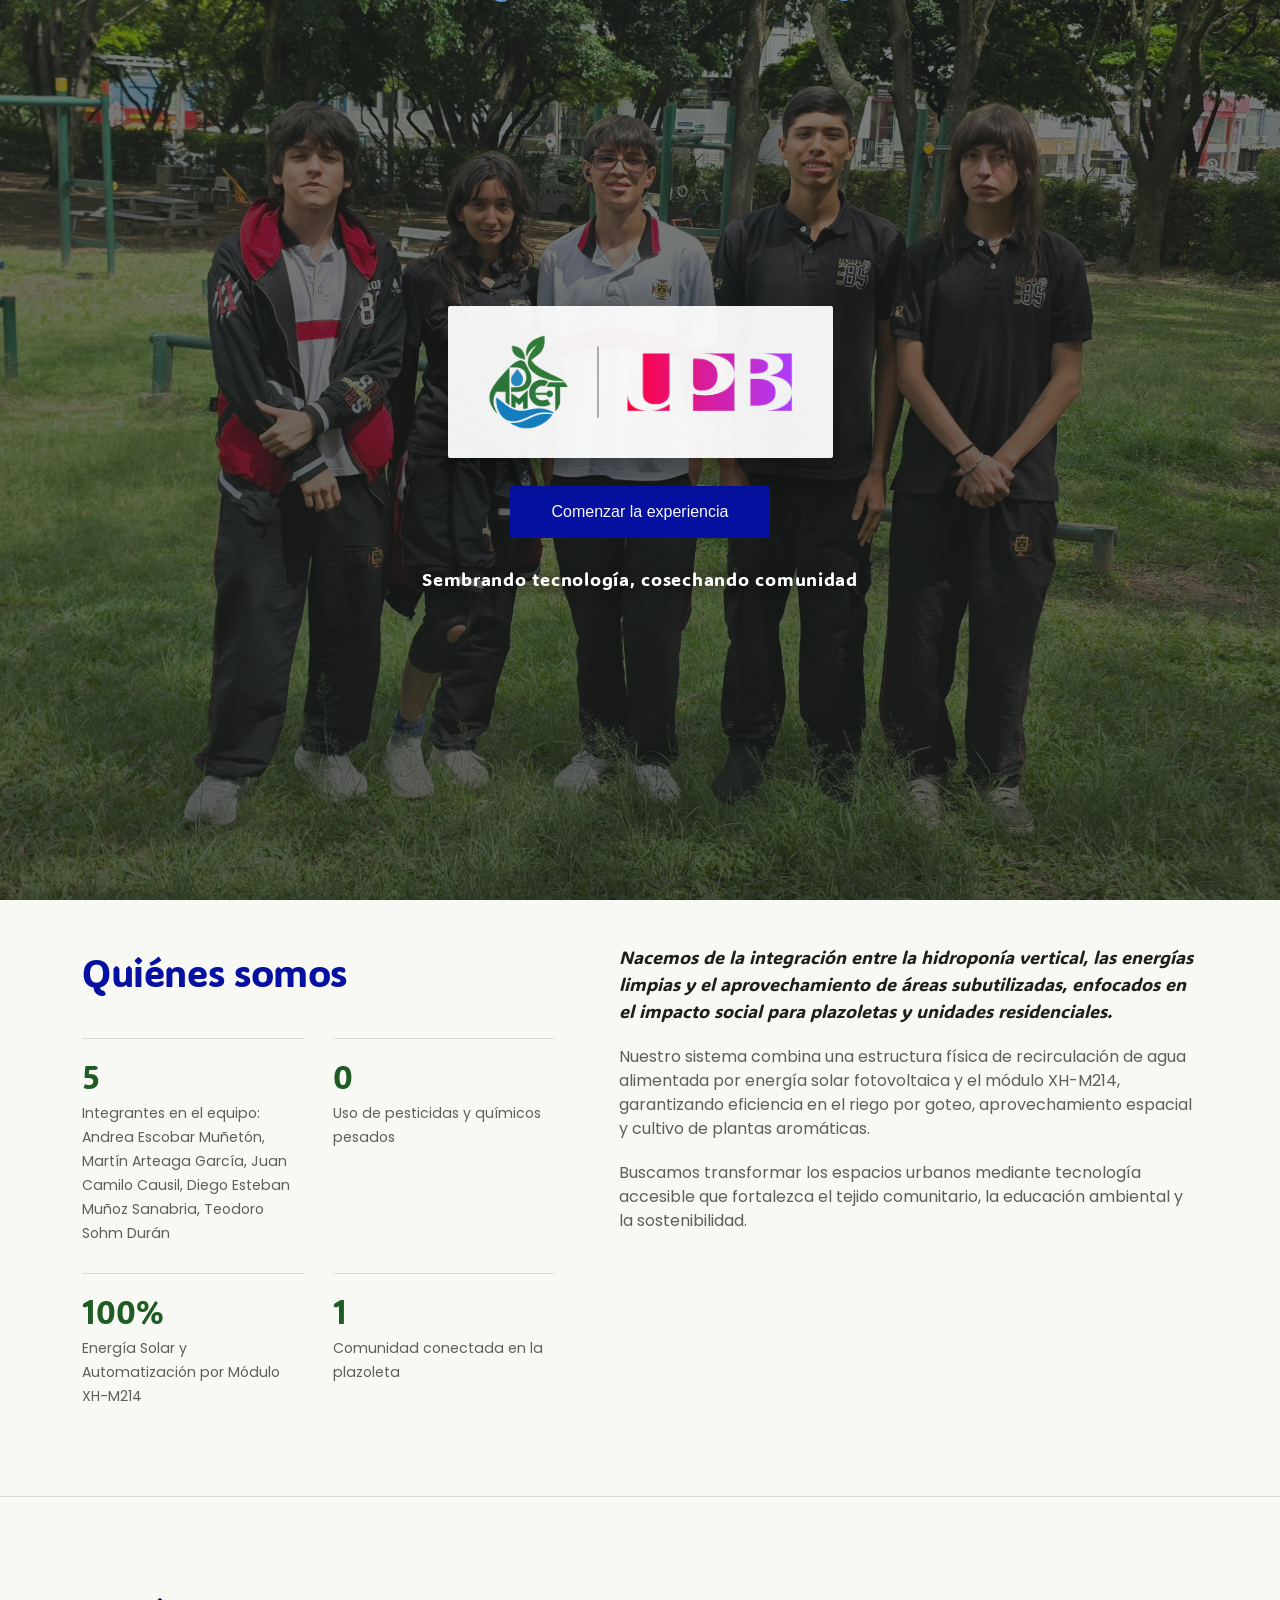
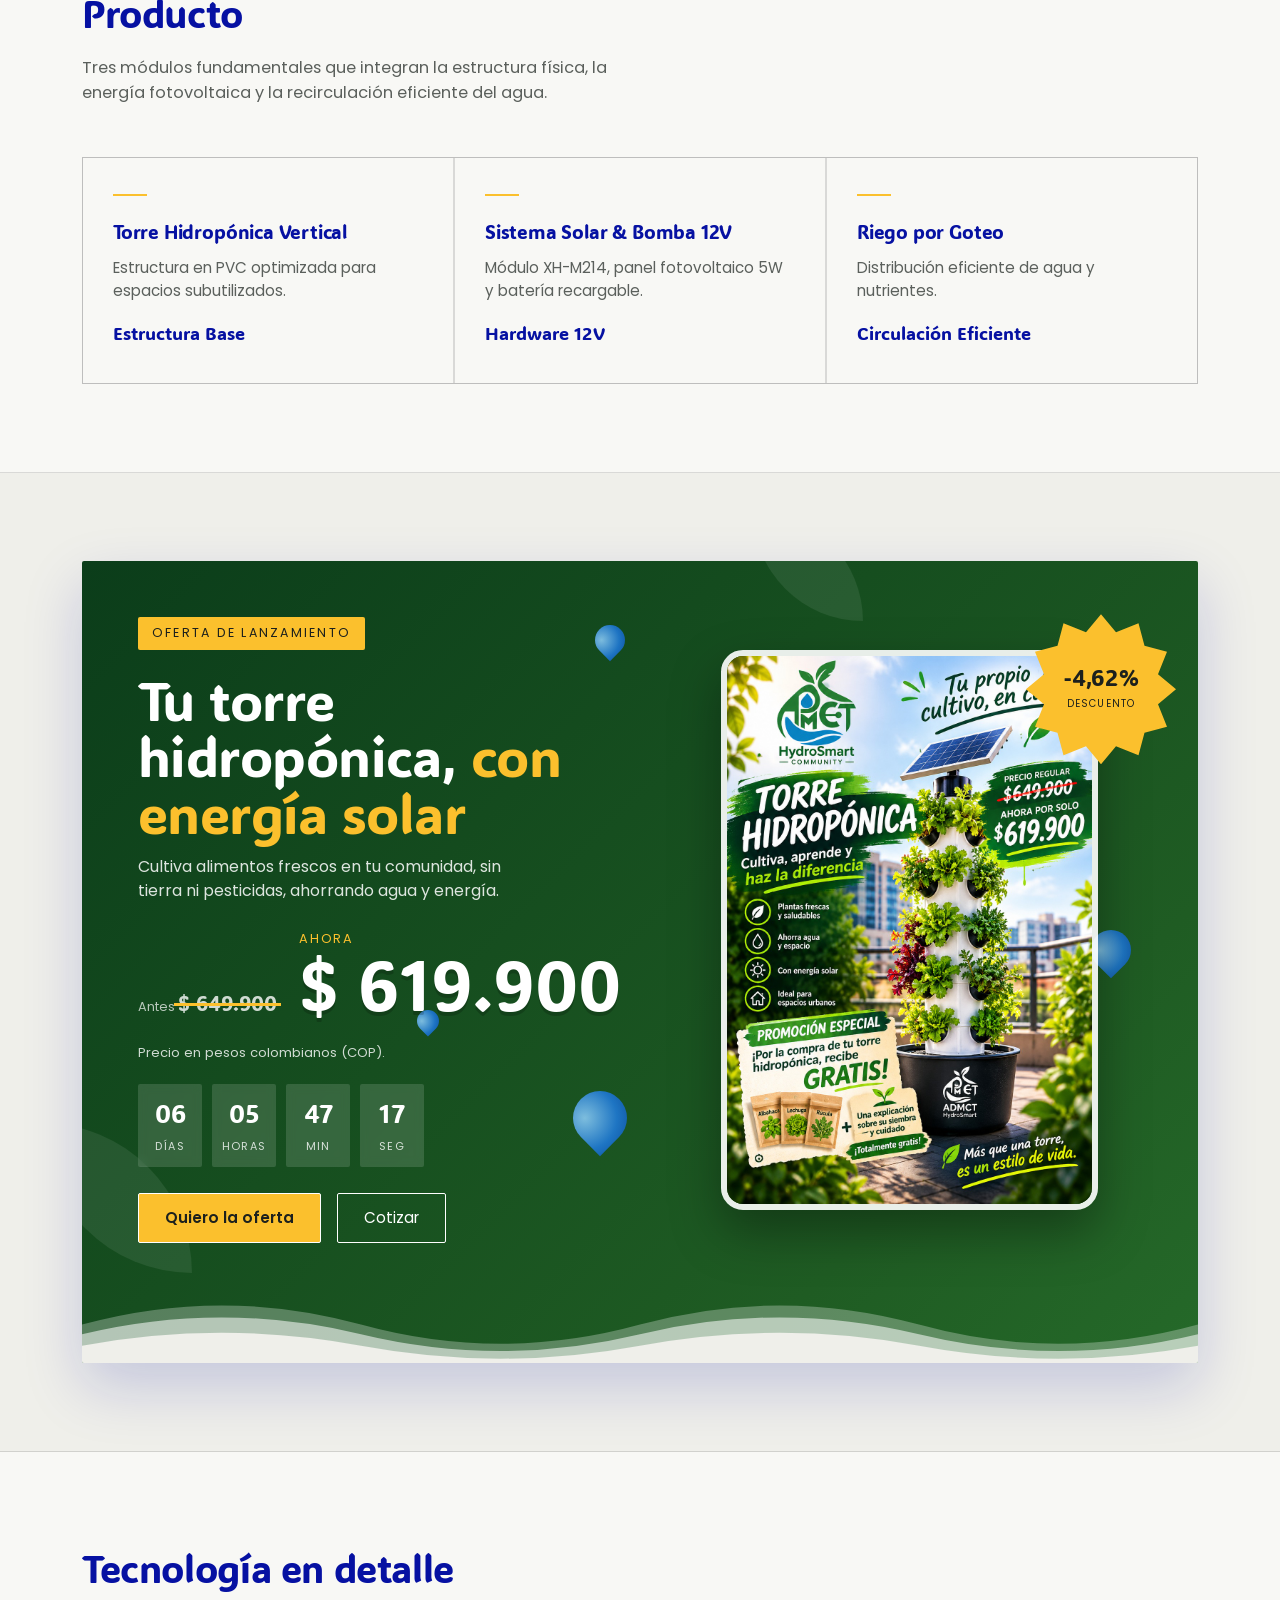
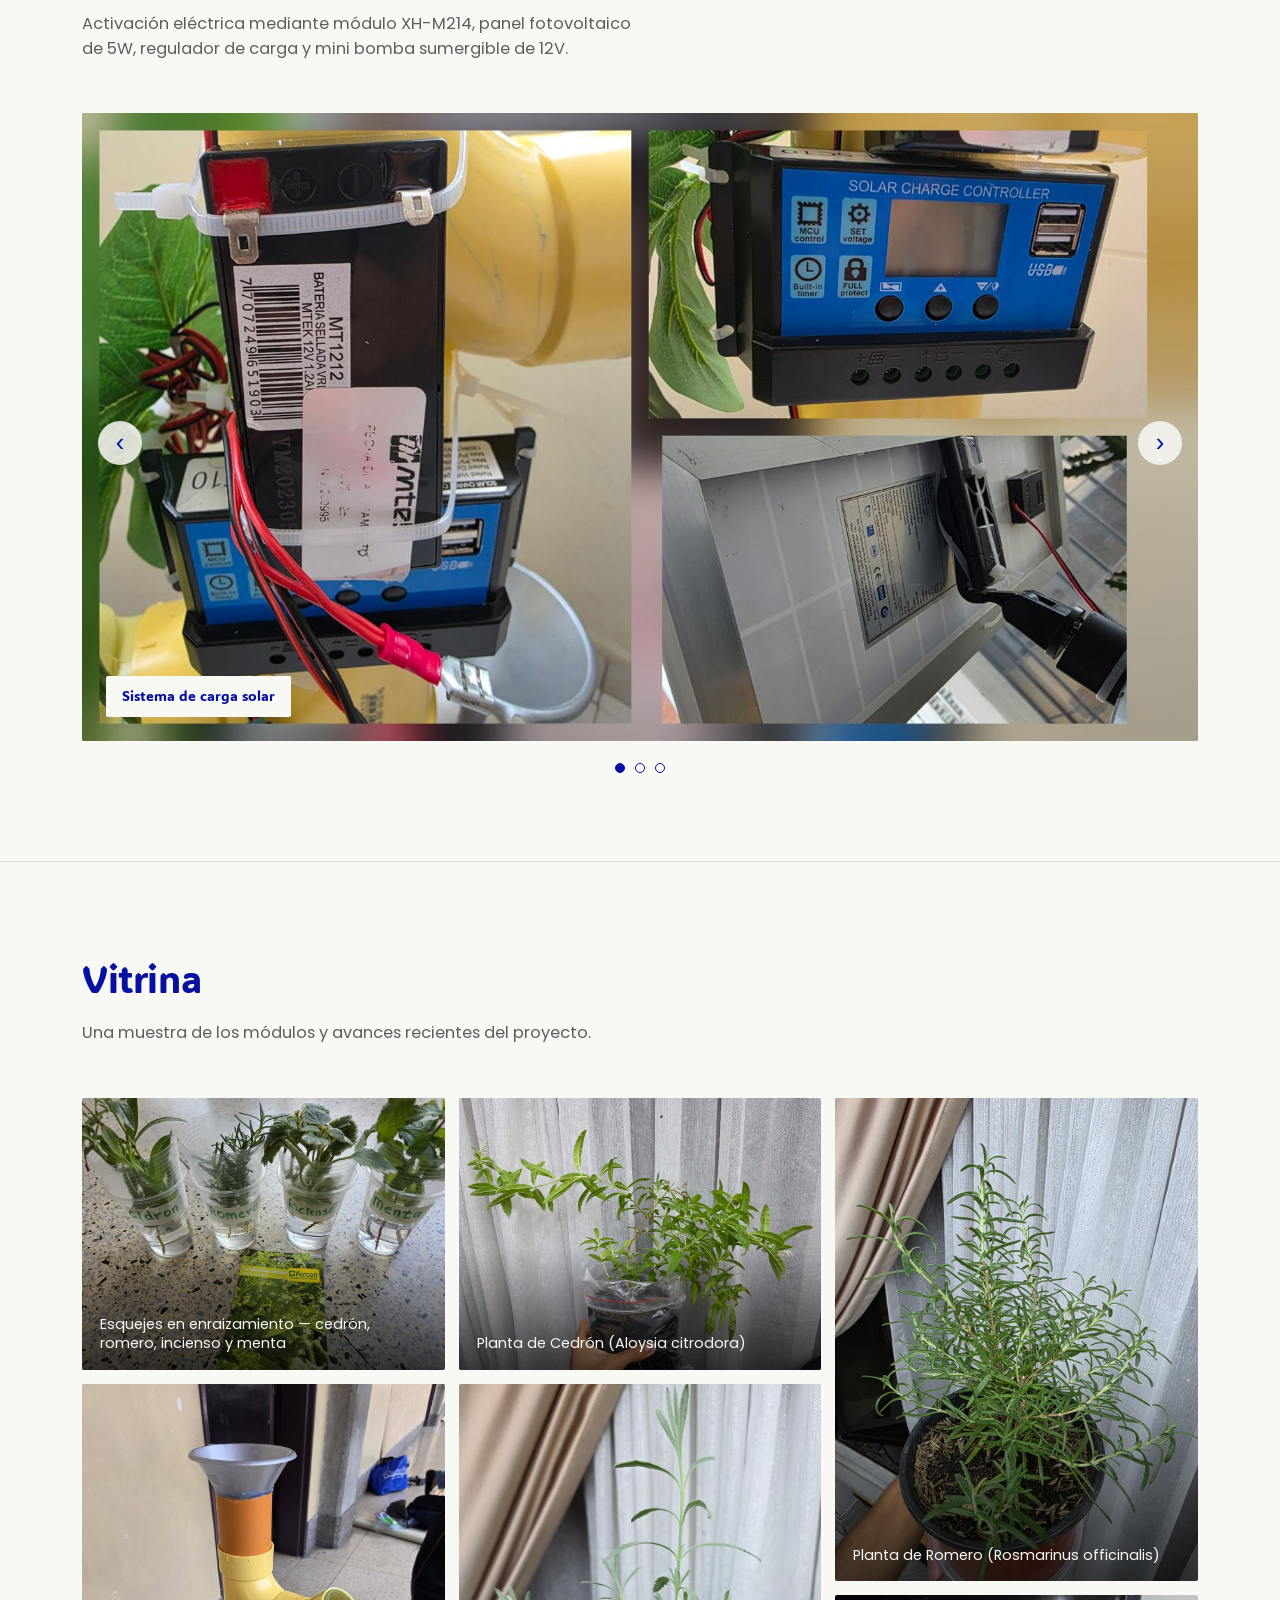
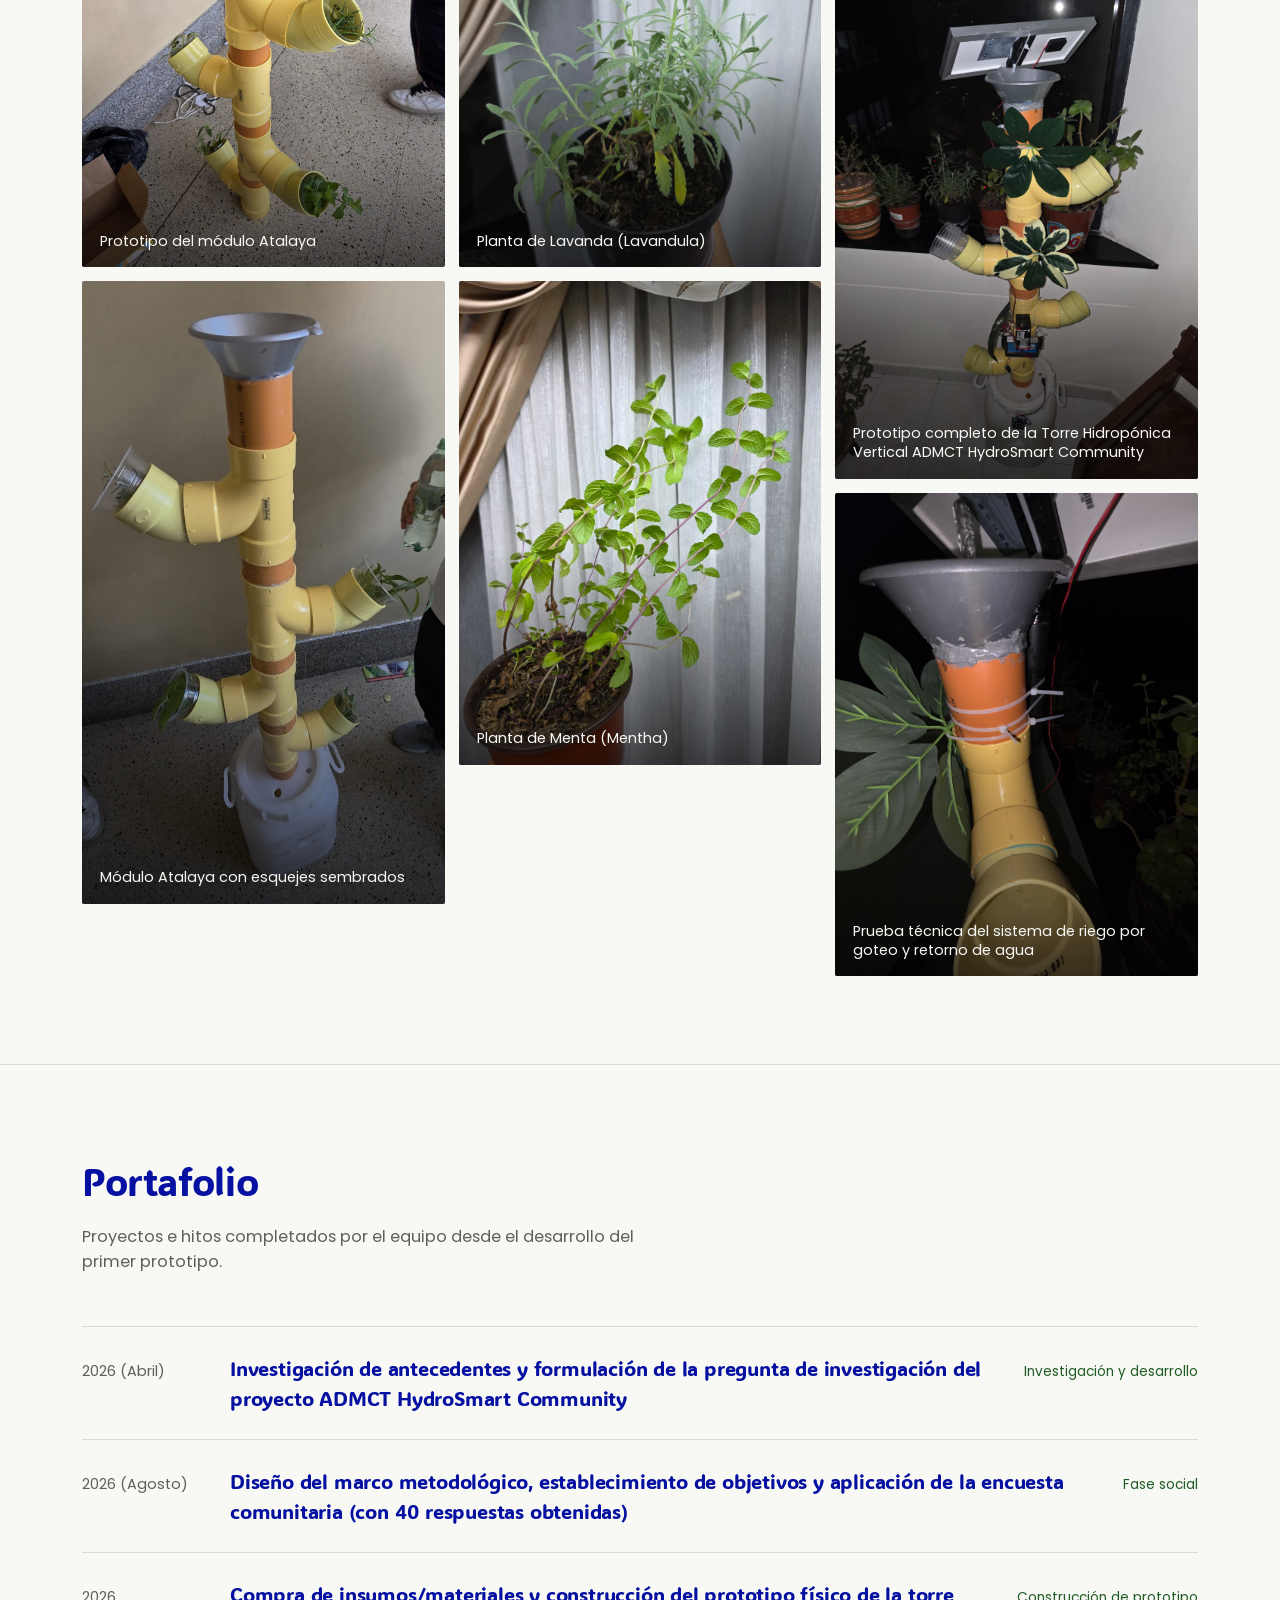
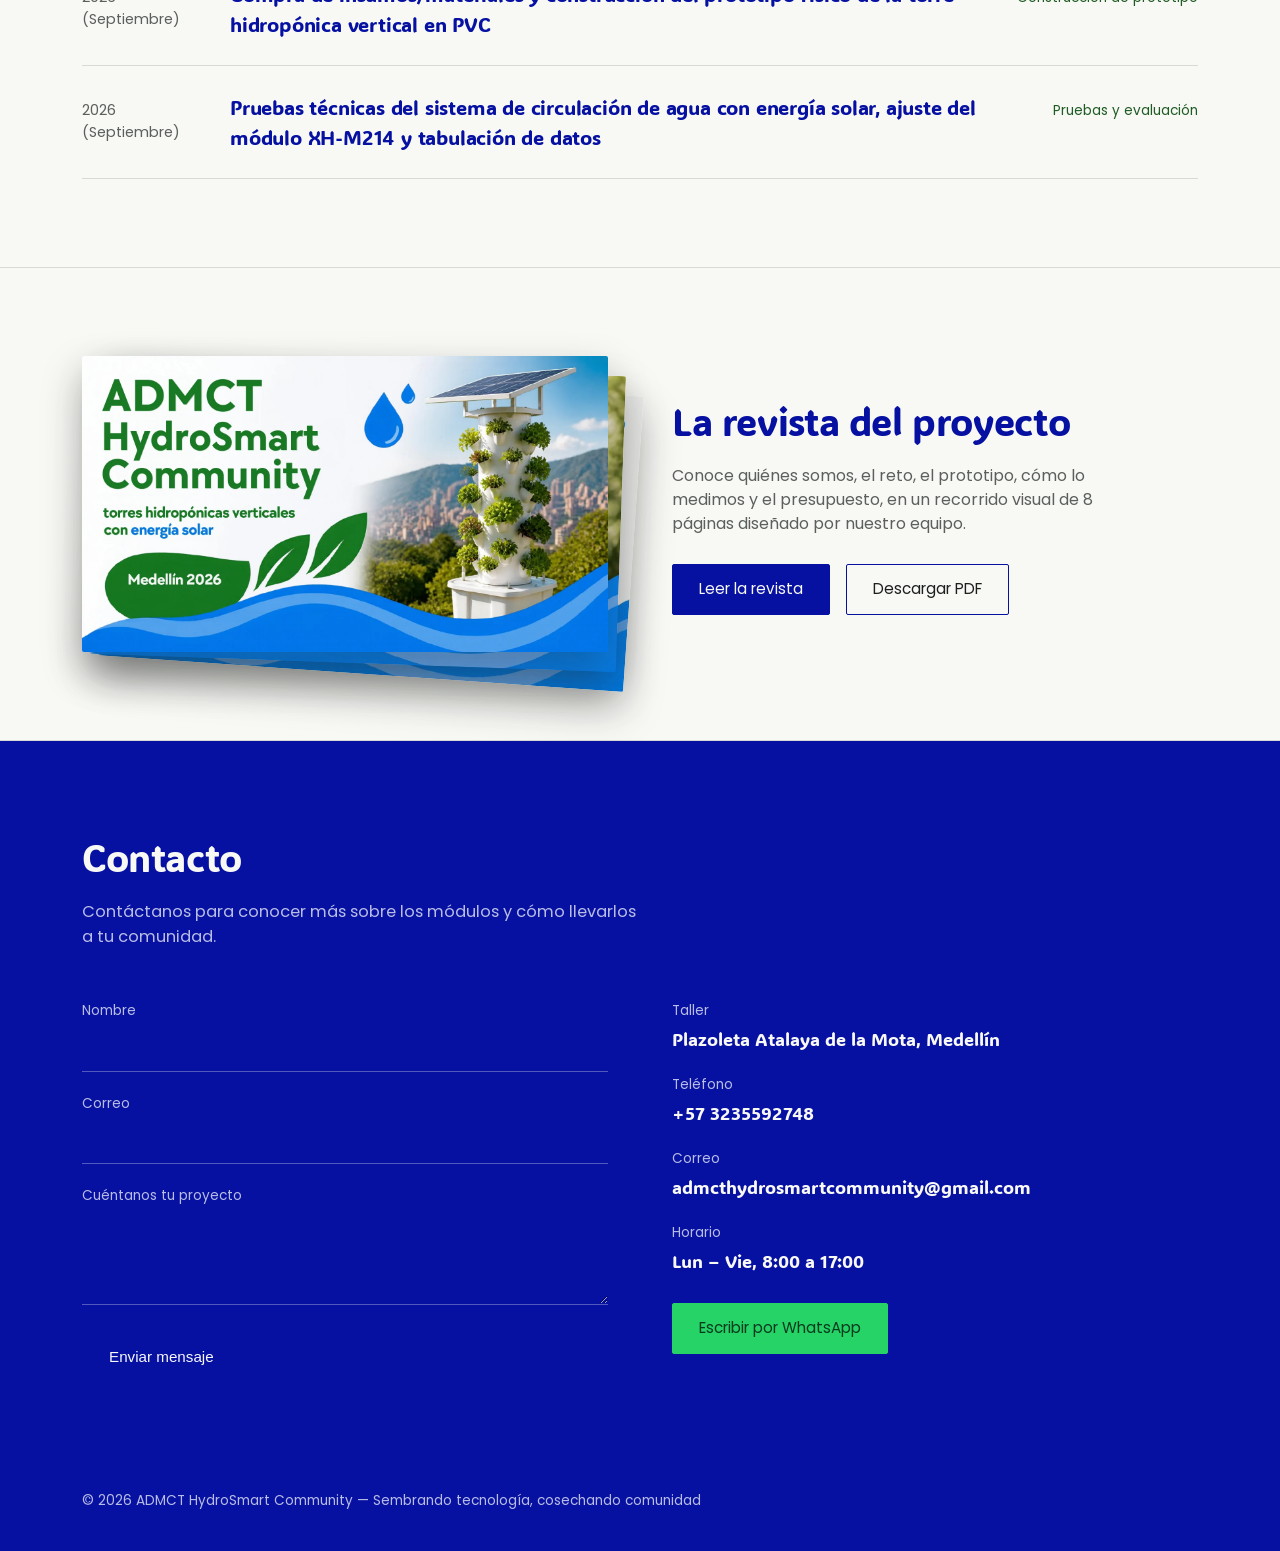
<file: index.html>
<!DOCTYPE html>
<html lang="es">
<head>
<meta charset="UTF-8">
<meta name="viewport" content="width=device-width, initial-scale=1.0">
<title>ADMCT HydroSmart Community — Sembrando tecnología, cosechando comunidad</title>

<link rel="icon" type="image/png" sizes="180x180" href="img/favicon.png">
<link rel="icon" type="image/png" sizes="32x32" href="img/favicon-32.png">

<link rel="preconnect" href="https://fonts.googleapis.com">
<link rel="preconnect" href="https://fonts.gstatic.com" crossorigin>
<link href="https://fonts.googleapis.com/css2?family=ADLaM+Display&family=Poppins:wght@300;400;500;600;700&display=swap" rel="stylesheet">
<link rel="stylesheet" href="contenido.css">
</head>
<body>

  <div id="bienvenida" role="dialog" aria-label="Bienvenida">
    <div class="bv-gotas" aria-hidden="true"></div>
  <div class="bv-contenido">
    <p class="bv-lema">Sembrando tecnología, cosechando comunidad</p>
    <div class="bv-logos">
      <img src="img/logo.png" alt="ADMCT HydroSmart Community">
      <span class="bv-sep">|</span>
      <img src="img/logo-upb.png" alt="Universidad Pontificia Bolivariana">
    </div>
    <button type="button" id="btnComenzar" class="boton boton-lleno">Comenzar la experiencia</button>
  </div>
</div>

<script>
(function () {
  var bv = document.getElementById('bienvenida');
  var visto = false;
  try { visto = sessionStorage.getItem('bvVisto') === '1'; } catch (e) {}
  if (visto || location.hash) { bv.remove(); return; }
  document.body.classList.add('bienvenida-activa');

  if (!matchMedia('(prefers-reduced-motion: reduce)').matches) {
    var cont = bv.querySelector('.bv-gotas');
    for (var i = 0; i < 16; i++) {
      var g = document.createElement('span');
      g.className = 'bv-gota';
      g.style.cssText = 'left:' + (Math.random() * 100) + '%;--s:' + (8 + Math.random() * 16) +
        'px;animation-duration:' + (6 + Math.random() * 7) + 's;animation-delay:-' + (Math.random() * 10) + 's';
      cont.appendChild(g);
    }
    bv.addEventListener('pointermove', function (e) {
      bv.style.setProperty('--mx', (e.clientX / innerWidth - .5) * 2);
      bv.style.setProperty('--my', (e.clientY / innerHeight - .5) * 2);
    });
  }

  document.getElementById('btnComenzar').addEventListener('click', function () {
    bv.classList.add('oculta');
    document.body.classList.remove('bienvenida-activa');
    try { sessionStorage.setItem('bvVisto', '1'); } catch (e) {}
    setTimeout(function () { bv.remove(); }, 1000);
  });
})();
</script>

<header>
  <div class="barra-nav">
    <a href="#inicio" class="marca">
      <img src="img/logo.png" alt="Logo ADMCT HydroSmart Community" class="logo-marca">
      ADMCT <span>HydroSmart</span>
    </a>
    <button class="btn-menu" id="btnMenu" aria-label="Abrir menú" aria-expanded="false">
      <span></span><span></span><span></span>
    </button>
    <nav id="navPrincipal">
      <ul>
        <li><a href="#inicio">Inicio</a></li>
        <li><a href="#quienes-somos">Quiénes somos</a></li>
        <li><a href="paginas-secundarias/mision.html">Misión</a></li>
        <li><a href="paginas-secundarias/vision.html">Visión</a></li>
        <li><a href="paginas-secundarias/valores.html">Valores</a></li>
        <li><a href="#producto">Producto</a></li>
        <li><a href="#oferta">Oferta</a></li>
        <li><a href="#tecnologia">Tecnología</a></li>
        <li><a href="#vitrina">Vitrina</a></li>
        <li><a href="#portafolio">Portafolio</a></li>
        <li><a href="paginas-secundarias/revista.html">Revista</a></li>
        <li><a href="paginas-secundarias/canvas.html">Canvas</a></li>
        <li><a href="#contacto">Contacto</a></li>
      </ul>
    </nav>
  </div>
</header>

<main>

  <!-- INICIO -->
  <section id="inicio">
    <div class="envolvente hero">
      <div class="hero-texto">
        <p class="eyebrow">Biotecnología & Monitoreo Inteligente — Medellín</p>
        <h1>Torre Hidropónica Vertical con Energía Solar</h1>
        <p class="parrafo">Aprovechamiento sostenible de espacios subutilizados en la Unidad Residencial Atalaya de la Mota mediante un sistema de riego por goteo con activación eléctrica solar, sin uso de tierra ni pesticidas.</p>
        <div class="grupo-botones">
          <a href="#producto" class="boton boton-lleno">Ver sistemas</a>
          <a href="#contacto" class="boton boton-contorno">Solicitar información</a>
        </div>
      </div>
            <div class="hero-video">
        <iframe
          src="https://www.youtube-nocookie.com/embed/mS57kHi3NxU?rel=0&playsinline=1"
          title="Video del proyecto ADMCT HydroSmart Community"
          loading="lazy"
          referrerpolicy="strict-origin-when-cross-origin"
          allow="accelerometer; autoplay; clipboard-write; encrypted-media; gyroscope; picture-in-picture; web-share"
          allowfullscreen></iframe>
      </div>
    </div>
  </section>

     <div class="barra-cotizacion">
     <a href="paginas-secundarias/cotizacion.html" class="boton boton-lleno boton-cotizacion">COTIZACIÓN</a>
   </div>

  <!-- QUIENES SOMOS -->
  <section id="quienes-somos">
    <div class="envolvente contenido">
      <div>
        <div class="cabecera-seccion" style="margin-bottom:0;">
          <h2>Quiénes somos</h2>
        </div>
        <div class="cifras">
          <div class="cifra"><span class="numero">5</span><span class="rotulo">Integrantes en el equipo: Andrea Escobar Muñetón, Martín Arteaga García, Juan Camilo Causil, Diego Esteban Muñoz Sanabria, Teodoro Sohm Durán</span></div>
          <div class="cifra"><span class="numero">0</span><span class="rotulo">Uso de pesticidas y químicos pesados</span></div>
          <div class="cifra"><span class="numero">100%</span><span class="rotulo">Energía Solar y Automatización por Módulo XH-M214</span></div>
          <div class="cifra"><span class="numero">1</span><span class="rotulo">Comunidad conectada en la plazoleta</span></div>
        </div>
      </div>
      <div class="texto-largo">
        <p>Nacemos de la integración entre la hidroponía vertical, las energías limpias y el aprovechamiento de áreas subutilizadas, enfocados en el impacto social para plazoletas y unidades residenciales.</p>
        <p>Nuestro sistema combina una estructura física de recirculación de agua alimentada por energía solar fotovoltaica y el módulo XH-M214, garantizando eficiencia en el riego por goteo, aprovechamiento espacial y cultivo de plantas aromáticas.</p>
        <p>Buscamos transformar los espacios urbanos mediante tecnología accesible que fortalezca el tejido comunitario, la educación ambiental y la sostenibilidad.</p>
      </div>
    </div>
  </section>

  <!-- PRODUCTO -->
  <section id="producto">
    <div class="envolvente">
      <div class="cabecera-seccion">
        <h2>Producto</h2>
        <p>Tres módulos fundamentales que integran la estructura física, la energía fotovoltaica y la recirculación eficiente del agua.</p>
      </div>
    </div>
    <div class="envolvente" style="padding:0 32px;">
      <div class="rejilla-producto">
        <article class="producto">
          <div class="marca-linea"></div>
          <h3>Torre Hidropónica Vertical</h3>
          <p>Estructura en PVC optimizada para espacios subutilizados.</p>
          <span class="precio">Estructura Base</span>
        </article>
        <article class="producto">
          <div class="marca-linea"></div>
          <h3>Sistema Solar & Bomba 12V</h3>
          <p>Módulo XH-M214, panel fotovoltaico 5W y batería recargable.</p>
          <span class="precio">Hardware 12V</span>
        </article>
        <article class="producto">
          <div class="marca-linea"></div>
          <h3>Riego por Goteo</h3>
          <p>Distribución eficiente de agua y nutrientes.</p>
          <span class="precio">Circulación Eficiente</span>
        </article>
      </div>
    </div>
  </section>
  
  <!-- OFERTA — AFICHE ANIMADO
       Para poner el precio: edita SOLO los data-* de la etiqueta <div class="afiche"> de abajo.
       Mientras estén vacíos, el afiche muestra un hueco animado "Precio por confirmar". -->
  <section id="oferta">
    <div class="envolvente">
      <div class="afiche sin-precio" id="afiche"
           data-precio-antes="649900"
           data-precio-ahora="619900"
           data-fin="2026-12-10T23:59:00-05:00">
        <i class="gota"></i><i class="gota"></i><i class="gota"></i><i class="gota"></i>
        <i class="hoja h1"></i><i class="hoja h2"></i>

        <div class="afiche-texto">
          <span class="afiche-etiqueta">Oferta de lanzamiento</span>
          <h2>Tu torre hidropónica, <em>con energía solar</em></h2>
          <p class="afiche-sub">Cultiva alimentos frescos en tu comunidad, sin tierra ni pesticidas, ahorrando agua y energía.</p>

          <div class="afiche-precios">
            <div><span class="precio-antes">Antes <b id="precioAntes">$ 000.000</b></span></div>
            <div class="precio-ahora"><span>Ahora</span><b id="precioAhora">$ 000.000</b></div>
          </div>
          <p class="afiche-aviso" id="avisoPrecio">Precio por confirmar — muy pronto.</p>

          <div class="cuenta" id="cuenta" aria-label="Tiempo restante de la oferta">
            <div><strong id="cDias">00</strong><span>días</span></div>
            <div><strong id="cHoras">00</strong><span>horas</span></div>
            <div><strong id="cMin">00</strong><span>min</span></div>
            <div><strong id="cSeg">00</strong><span>seg</span></div>
          </div>

          <div class="grupo-botones">
            <a class="boton boton-lleno" target="_blank" rel="noopener"
               href="https://wa.me/573235592748?text=Hola%2C%20quiero%20aprovechar%20la%20oferta%20de%20la%20torre%20hidrop%C3%B3nica">Quiero la oferta</a>
            <a class="boton boton-contorno" href="paginas-secundarias/cotizacion.html">Cotizar</a>
          </div>
        </div>

        <div class="afiche-visual">
          <div class="sello" id="sello"><span><b id="descuento">–4,62%</b><small>descuento</small></span></div>
          <img class="afiche-foto" src="img/descuento.jpg"
               alt="Torre hidropónica vertical ADMCT HydroSmart Community con panel solar" loading="lazy">
        </div>

        <div class="olas" aria-hidden="true">
          <svg viewBox="0 0 2400 100" preserveAspectRatio="none"><path class="ola-1" d="M0 60 Q150 20 300 60 T600 60 T900 60 T1200 60 T1500 60 T1800 60 T2100 60 T2400 60 V100 H0Z"/></svg>
          <svg viewBox="0 0 2400 100" preserveAspectRatio="none"><path class="ola-2" d="M0 70 Q150 35 300 70 T600 70 T900 70 T1200 70 T1500 70 T1800 70 T2100 70 T2400 70 V100 H0Z"/></svg>
          <svg viewBox="0 0 2400 100" preserveAspectRatio="none"><path class="ola-3" d="M0 82 Q150 55 300 82 T600 82 T900 82 T1200 82 T1500 82 T1800 82 T2100 82 T2400 82 V100 H0Z"/></svg>
        </div>
      </div>
    </div>
  </section>

  <!-- TECNOLOGÍA — BANNER ROTATIVO -->
  <section id="tecnologia">
    <div class="envolvente">
      <div class="cabecera-seccion">
        <h2>Tecnología en detalle</h2>
        <p>Activación eléctrica mediante módulo XH-M214, panel fotovoltaico de 5W, regulador de carga y mini bomba sumergible de 12V.</p>
      </div>

      <div class="carrusel" id="carrusel" role="region" aria-label="Galería de tecnología Atalaya">
        <div class="carrusel-pista">
          <figure class="carrusel-item activo">
            <img src="img/banner-sistema-solar.jpg" alt="Componentes del sistema de carga solar del módulo Atalaya: batería sellada y controlador de carga solar">
            <figcaption>Sistema de carga solar</figcaption>
          </figure>
          <figure class="carrusel-item">
            <img src="img/banner-prototipos.jpg" alt="Prototipos de torres hidropónicas Atalaya instaladas en una terraza">
            <figcaption>Prototipos en campo</figcaption>
          </figure>
          <figure class="carrusel-item">
            <img src="img/banner-sistema-riego.jpg" alt="Componentes del sistema de riego automatizado: controlador temporizado y bomba de agua">
            <figcaption>Sistema de riego automatizado</figcaption>
          </figure>
        </div>

        <button class="carrusel-flecha carrusel-anterior" id="carruselAnterior" aria-label="Imagen anterior">‹</button>
        <button class="carrusel-flecha carrusel-siguiente" id="carruselSiguiente" aria-label="Imagen siguiente">›</button>

        <div class="carrusel-puntos" id="carruselPuntos">
          <button class="punto activo" data-indice="0" aria-label="Ver imagen 1: Sistema de carga solar"></button>
          <button class="punto" data-indice="1" aria-label="Ver imagen 2: Prototipos en campo"></button>
          <button class="punto" data-indice="2" aria-label="Ver imagen 3: Sistema de riego automatizado"></button>
        </div>
      </div>
    </div>
  </section>

  <!-- VITRINA -->
  <section id="vitrina">
    <div class="envolvente">
      <div class="cabecera-seccion">
        <h2>Vitrina</h2>
        <p>Una muestra de los módulos y avances recientes del proyecto.</p>
      </div>
      <div class="rejilla-vitrina">
        <div class="pieza-vitrina">
          <img src="img/proyecto-esquejes.jpg" alt="Esquejes de cedrón, romero, incienso y menta enraizando en agua">
          <span>Esquejes en enraizamiento — cedrón, romero, incienso y menta</span>
        </div>
        <div class="pieza-vitrina">
          <img src="img/proyecto-modulo-frente.jpg" alt="Prototipo del módulo hidropónico Atalaya construido en PVC">
          <span>Prototipo del módulo Atalaya</span>
        </div>
        <div class="pieza-vitrina">
          <img src="img/proyecto-modulo-lateral.jpg" alt="Prototipo del módulo hidropónico Atalaya, vista lateral con esquejes sembrados">
          <span>Módulo Atalaya con esquejes sembrados</span>
        </div>
        <div class="pieza-vitrina">
  <img src="img/planta-cedron.jpeg" alt="Planta de Cedrón en bolsa de vivero para siembra" loading="lazy">
  <span>Planta de Cedrón (Aloysia citrodora)</span>
</div>
<div class="pieza-vitrina">
  <img src="img/planta-lavanda.jpeg" alt="Planta de Lavanda lista para trasplante" loading="lazy">
  <span>Planta de Lavanda (Lavandula)</span>
</div>
<div class="pieza-vitrina">
  <img src="img/planta-menta.jpeg" alt="Planta de Menta lista para cultivo en torre vertical" loading="lazy">
  <span>Planta de Menta (Mentha)</span>
</div>
<div class="pieza-vitrina">
  <img src="img/planta-romero.jpeg" alt="Planta de Romero en maceta para la torre hidropónica" loading="lazy">
  <span>Planta de Romero (Rosmarinus officinalis)</span>
</div>
<div class="pieza-vitrina">
  <img src="img/prototipo-torre-hidroponica.jpeg" alt="Prototipo de la torre hidropónica vertical ADMCT HydroSmart Community con panel solar y tanque" loading="lazy">
  <span>Prototipo completo de la Torre Hidropónica Vertical ADMCT HydroSmart Community</span>
</div>
<div class="pieza-vitrina">
  <img src="img/sistema-riego-embudo.jpeg" alt="Detalle del embudo superior y flujo de agua en la torre hidropónica" loading="lazy">
  <span>Prueba técnica del sistema de riego por goteo y retorno de agua</span>
</div>
      </div>
    </div>
  </section>

  <!-- PORTAFOLIO -->
  <section id="portafolio">
    <div class="envolvente">
      <div class="cabecera-seccion">
        <h2>Portafolio</h2>
        <p>Proyectos e hitos completados por el equipo desde el desarrollo del primer prototipo.</p>
      </div>
      <div class="lista-portafolio">
        <div class="proyecto">
          <span class="anio">2026 (Abril)</span>
          <h3>Investigación de antecedentes y formulación de la pregunta de investigación del proyecto ADMCT HydroSmart Community</h3>
          <span class="categoria">Investigación y desarrollo</span>
        </div>
        <div class="proyecto">
          <span class="anio">2026 (Agosto)</span>
          <h3>Diseño del marco metodológico, establecimiento de objetivos y aplicación de la encuesta comunitaria (con 40 respuestas obtenidas)</h3>
          <span class="categoria">Fase social</span>
        </div>
        <div class="proyecto">
          <span class="anio">2026 (Septiembre)</span>
          <h3>Compra de insumos/materiales y construcción del prototipo físico de la torre hidropónica vertical en PVC</h3>
          <span class="categoria">Construcción de prototipo</span>
        </div>
        <div class="proyecto">
          <span class="anio">2026 (Septiembre)</span>
          <h3>Pruebas técnicas del sistema de circulación de agua con energía solar, ajuste del módulo XH-M214 y tabulación de datos</h3>
          <span class="categoria">Pruebas y evaluación</span>
        </div>
      </div>
    </div>
  </section>

  <!-- REVISTA -->
  <section id="revista">
    <div class="envolvente">
      <div class="revista-teaser">
        <div class="pila">
          <a href="paginas-secundarias/revista.html" aria-label="Abrir la revista ADMCT HydroSmart Community">
            <img src="img/revista/pagina-3.webp" alt="" loading="lazy">
            <img src="img/revista/pagina-2.webp" alt="" loading="lazy">
            <img src="img/revista/pagina-1.webp" alt="Portada de la revista ADMCT HydroSmart Community" loading="lazy">
          </a>
        </div>
        <div>
          <h2>La revista del proyecto</h2>
          <p>Conoce quiénes somos, el reto, el prototipo, cómo lo medimos y el presupuesto, en un recorrido visual de 8 páginas diseñado por nuestro equipo.</p>
          <div class="grupo-botones">
            <a href="paginas-secundarias/revista.html" class="boton boton-lleno">Leer la revista</a>
            <a href="img/revista/HydroSmart_Community.pdf" class="boton boton-contorno" download>Descargar PDF</a>
          </div>
        </div>
      </div>
    </div>
  </section>

  <!-- CONTACTO -->
  <section id="contacto">
    <div class="envolvente">
      <div class="cabecera-seccion">
        <h2>Contacto</h2>
        <p>Contáctanos para conocer más sobre los módulos y cómo llevarlos a tu comunidad.</p>
      </div>
      <div class="disposicion-contacto">
                <form id="formContacto" novalidate>
          <input type="hidden" name="_subject" value="Nuevo mensaje desde la página ADMCT HydroSmart">
          <div class="campo">
            <label for="nombre">Nombre</label>
            <input type="text" id="nombre" name="nombre" required>
          </div>
          <div class="campo">
            <label for="correo">Correo</label>
            <input type="email" id="correo" name="email" required>
          </div>
          <div class="campo">
            <label for="mensaje">Cuéntanos tu proyecto</label>
            <textarea id="mensaje" name="mensaje" required></textarea>
          </div>
          <button type="submit" class="boton boton-lleno">Enviar mensaje</button>
        </form>
        <dl class="datos-contacto">
          <dt>Taller</dt>
          <dd>Plazoleta Atalaya de la Mota, Medellín</dd>
          <dt>Teléfono</dt>
          <dd>+57 3235592748</dd>
          <dt>Correo</dt>
          <dd>admcthydrosmartcommunity@gmail.com</dd>
          <dt>Horario</dt>
          <dd>Lun – Vie, 8:00 a 17:00</dd>
          <a class="boton boton-lleno boton-wa" target="_blank" rel="noopener"
   href="https://wa.me/573235592748?text=Hola%2C%20quiero%20informaci%C3%B3n%20sobre%20los%20m%C3%B3dulos%20hidrop%C3%B3nicos">
  Escribir por WhatsApp
</a>
        </dl>
      </div>
    </div>
  </section>

</main>

<footer>
  <div class="envolvente" style="display:flex;justify-content:space-between;width:100%;flex-wrap:wrap;gap:8px;">
    <span>© 2026 ADMCT HydroSmart Community — Sembrando tecnología, cosechando comunidad</span>
  </div>
</footer>

<div id="aviso" class="aviso" role="alertdialog" aria-modal="true" aria-labelledby="avisoTitulo">
  <div class="aviso-caja">
    <div class="aviso-icono" id="avisoIcono"></div>
    <h3 id="avisoTitulo"></h3>
    <p id="avisoTexto"></p>
    <button type="button" class="boton boton-lleno" id="avisoCerrar">Entendido</button>
  </div>
</div>

<script>


  const btnMenu = document.getElementById('btnMenu');
  const navPrincipal = document.getElementById('navPrincipal');

  btnMenu.addEventListener('click', () => {
    const abierto = navPrincipal.classList.toggle('abierto');
    btnMenu.setAttribute('aria-expanded', abierto);
  });

  navPrincipal.querySelectorAll('a').forEach(enlace => {
    enlace.addEventListener('click', () => {
      navPrincipal.classList.remove('abierto');
      btnMenu.setAttribute('aria-expanded', 'false');
    });
  });

  const aviso = document.getElementById('aviso');
const iconos = {
  ok: '<svg viewBox="0 0 48 48"><path d="M12 25l9 9 16-18"/></svg>',
  error: '<svg viewBox="0 0 48 48"><path d="M24 12v14M24 35v.5"/></svg>'
};
function mostrarAviso(tipo, titulo, texto) {
  aviso.classList.remove('aviso-ok', 'aviso-error');
  aviso.classList.add('aviso-' + tipo);
  document.getElementById('avisoIcono').innerHTML = iconos[tipo];
  document.getElementById('avisoTitulo').textContent = titulo;
  document.getElementById('avisoTexto').textContent = texto;
  aviso.classList.add('abierto');
  document.getElementById('avisoCerrar').focus();
}
const cerrarAviso = () => aviso.classList.remove('abierto');
document.getElementById('avisoCerrar').addEventListener('click', cerrarAviso);
aviso.addEventListener('click', e => { if (e.target === aviso) cerrarAviso(); });
document.addEventListener('keydown', e => { if (e.key === 'Escape') cerrarAviso(); });
 const formContacto = document.getElementById('formContacto');
const botonEnviar = formContacto.querySelector('button[type="submit"]');

formContacto.addEventListener('submit', async (e) => {
  e.preventDefault();
  if (!formContacto.checkValidity()) {
    formContacto.reportValidity();
    return;
  }

  const textoOriginal = botonEnviar.textContent;
  botonEnviar.disabled = true;
  botonEnviar.textContent = 'Enviando...';

  try {
    const respuesta = await fetch('https://formspree.io/f/mljjrarg', {
      method: 'POST',
      headers: { Accept: 'application/json' },
      body: new FormData(formContacto)
    });
    if (!respuesta.ok) throw new Error('Error de envío');
    mostrarAviso('ok', '¡Mensaje enviado!', 'Gracias por escribirnos. Te contactaremos pronto.');
    formContacto.reset();
  } catch (error) {
    mostrarAviso('error', 'No pudimos enviarlo', 'Inténtalo de nuevo o escríbenos por WhatsApp.');
  } finally {
    botonEnviar.disabled = false;
    botonEnviar.textContent = textoOriginal;
  }
});

  /* ============ CARRUSEL DE TECNOLOGÍA ============ */
  (function () {
    const carrusel = document.getElementById('carrusel');
    if (!carrusel) return;

    const items = carrusel.querySelectorAll('.carrusel-item');
    const puntos = carrusel.querySelectorAll('.punto');
    const btnAnterior = document.getElementById('carruselAnterior');
    const btnSiguiente = document.getElementById('carruselSiguiente');
    const totalItems = items.length;
    let indiceActual = 0;
    let temporizador = null;
    const INTERVALO = 5000;

    function mostrarIndice(indice) {
      indiceActual = (indice + totalItems) % totalItems;
      items.forEach((item, idx) => item.classList.toggle('activo', idx === indiceActual));
      puntos.forEach((punto, idx) => punto.classList.toggle('activo', idx === indiceActual));
    }

    function siguiente() { mostrarIndice(indiceActual + 1); }
    function anterior() { mostrarIndice(indiceActual - 1); }

    function iniciarAutoplay() {
      detenerAutoplay();
      temporizador = setInterval(siguiente, INTERVALO);
    }
    function detenerAutoplay() {
      if (temporizador) clearInterval(temporizador);
    }

    puntos.forEach(punto => {
      punto.addEventListener('click', () => {
        mostrarIndice(parseInt(punto.dataset.indice, 10));
        iniciarAutoplay();
      });
    });

    btnSiguiente.addEventListener('click', () => { siguiente(); iniciarAutoplay(); });
    btnAnterior.addEventListener('click', () => { anterior(); iniciarAutoplay(); });

    carrusel.addEventListener('mouseenter', detenerAutoplay);
    carrusel.addEventListener('mouseleave', iniciarAutoplay);

    iniciarAutoplay();
  })();
  /* ============ AFICHE DE OFERTA ============ */
  (function () {
    const afiche = document.getElementById('afiche');
    if (!afiche) return;

    const antes = afiche.dataset.precioAntes;
    const ahora = afiche.dataset.precioAhora;
    const fin = afiche.dataset.fin; // ej. 2026-10-12T23:59:00-05:00 (opcional)
    const formato = n => '$ ' + new Intl.NumberFormat('es-CO').format(Number(n));

    if (ahora && !isNaN(Number(ahora))) {
      afiche.classList.remove('sin-precio');
      document.getElementById('precioAhora').textContent = formato(ahora);
      document.getElementById('avisoPrecio').textContent = 'Precio en pesos colombianos (COP).';
      if (antes && !isNaN(Number(antes)) && Number(antes) > Number(ahora)) {
        document.getElementById('precioAntes').textContent = formato(antes);
        const pct = ((1 - Number(ahora) / Number(antes)) * 100).toFixed(2).replace('.', ',');
document.getElementById('descuento').textContent = '-' + pct + '%';
      } else {
        document.querySelector('.precio-antes').style.display = 'none';
        document.getElementById('sello').style.display = 'none';
      }
    } else {
      document.getElementById('descuento').textContent = '-?%';
    }

    // cuenta regresiva (solo si se define data-fin)
    if (fin && !isNaN(Date.parse(fin))) {
      afiche.classList.add('con-cuenta');
      const dos = n => String(n).padStart(2, '0');
      const pintar = () => {
        let d = Math.max(0, Date.parse(fin) - Date.now());
        const dias = Math.floor(d / 864e5); d -= dias * 864e5;
        const h = Math.floor(d / 36e5); d -= h * 36e5;
        const m = Math.floor(d / 6e4); d -= m * 6e4;
        document.getElementById('cDias').textContent = dos(dias);
        document.getElementById('cHoras').textContent = dos(h);
        document.getElementById('cMin').textContent = dos(m);
        document.getElementById('cSeg').textContent = dos(Math.floor(d / 1e3));
      };
      pintar();
      setInterval(pintar, 1000);
    }

    // animación de entrada al hacer scroll
    if ('IntersectionObserver' in window) {
      const obs = new IntersectionObserver(es => {
        es.forEach(e => { if (e.isIntersecting) { afiche.classList.add('visible'); obs.disconnect(); } });
      }, { threshold: 0.25 });
      obs.observe(afiche);
    } else {
      afiche.classList.add('visible');
    }
  })();
</script>


</body>

<div id="aviso" class="aviso" role="alertdialog" aria-modal="true" aria-labelledby="avisoTitulo">
  <div class="aviso-caja">
    <div class="aviso-icono" id="avisoIcono"></div>
    <h3 id="avisoTitulo"></h3>
    <p id="avisoTexto"></p>
    <button type="button" class="boton boton-lleno" id="avisoCerrar">Entendido</button>
  </div>
</div>
</html>
</file>
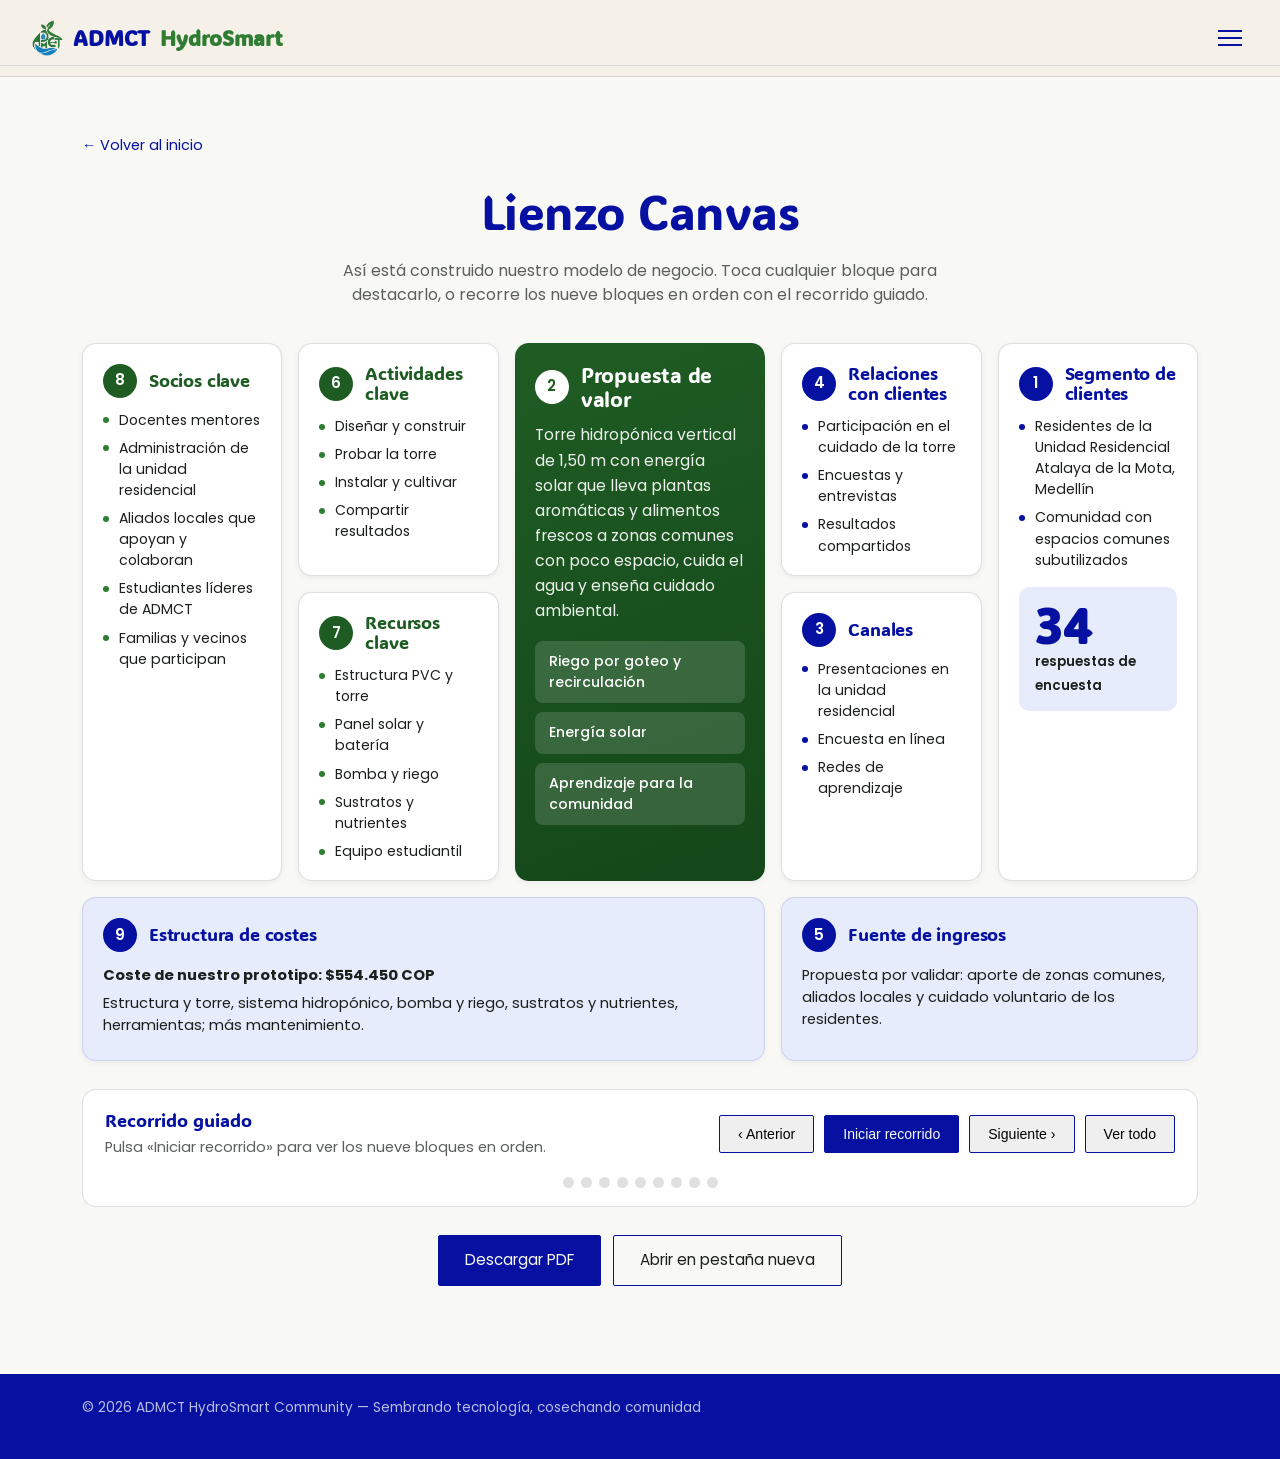
<file: paginas-secundarias/canvas.html>
<!DOCTYPE html>
<html lang="es">
<head>
<meta charset="UTF-8">
<meta name="viewport" content="width=device-width, initial-scale=1.0">
<title>Lienzo Canvas — ADMCT HydroSmart Community</title>

<link rel="icon" type="image/png" sizes="180x180" href="../img/favicon.png">
<link rel="icon" type="image/png" sizes="32x32" href="../img/favicon-32.png">

<link rel="preconnect" href="https://fonts.googleapis.com">
<link rel="preconnect" href="https://fonts.gstatic.com" crossorigin>
<link href="https://fonts.googleapis.com/css2?family=ADLaM+Display&family=Poppins:wght@300;400;500;600;700&display=swap" rel="stylesheet">
<link rel="stylesheet" href="../contenido.css">

<style>
/* ============ LIENZO CANVAS (estilos propios de esta página) ============ */
.canvas-pagina{padding:56px 0 88px;border-bottom:none}
.cv-grid{
  display:grid;gap:16px;margin-top:8px;
  grid-template-columns:1fr 1fr 1.25fr 1fr 1fr;
  grid-template-areas:
    "soc act val rel seg"
    "soc rec val can seg"
    "cos cos cos ing ing";
}
.cv-card{
  position:relative;background:#fff;border:1px solid var(--linea);border-radius:14px;
  padding:20px 20px 18px;cursor:pointer;
  box-shadow:0 2px 6px rgba(28,32,29,.05);
  transition:transform .35s cubic-bezier(.2,.8,.2,1),box-shadow .35s,opacity .4s,filter .4s;
}
.cv-card:hover,.cv-card:focus-visible{transform:translateY(-5px);box-shadow:0 16px 34px rgba(28,32,29,.16);outline:none}
.cv-cab{display:flex;align-items:center;gap:12px;margin-bottom:12px}
.cv-card h3{font-family:var(--display);font-weight:500;font-size:1.1rem;line-height:1.15;color:var(--primario-oscuro)}
.cv-num{
  flex:none;width:34px;height:34px;border-radius:50%;display:grid;place-items:center;
  background:var(--primario-oscuro);color:#fff;font-weight:600;font-size:.95rem;
  transition:transform .35s;
}
.cv-card:hover .cv-num,.cv-card.activa .cv-num{transform:rotate(360deg) scale(1.12)}
.cv-card ul{list-style:none;display:grid;gap:7px;font-size:.88rem;color:var(--texto)}
.cv-card li{position:relative;padding-left:16px}
.cv-card li::before{content:"";position:absolute;left:0;top:.55em;width:6px;height:6px;border-radius:50%;background:var(--primario)}

/* bloques en azul */
.cv-rel h3,.cv-can h3,.cv-seg h3,.cv-cos h3,.cv-ing h3{color:var(--secundario)}
.cv-rel .cv-num,.cv-can .cv-num,.cv-seg .cv-num,.cv-cos .cv-num,.cv-ing .cv-num{background:var(--secundario)}
.cv-rel li::before,.cv-can li::before,.cv-seg li::before{background:var(--secundario)}
.cv-cos,.cv-ing{background:#E6ECFB;border-color:rgba(6,17,162,.12)}
.cv-cos p,.cv-ing p{font-size:.92rem;color:var(--texto);margin-bottom:6px}

/* posiciones */
.cv-soc{grid-area:soc}.cv-act{grid-area:act}.cv-rec{grid-area:rec}.cv-val{grid-area:val}
.cv-rel{grid-area:rel}.cv-can{grid-area:can}.cv-seg{grid-area:seg}.cv-cos{grid-area:cos}.cv-ing{grid-area:ing}

/* propuesta de valor */
.cv-val{background:linear-gradient(160deg,var(--primario-oscuro),#14471a);color:#fff;border:none}
.cv-val h3{color:#fff;font-size:1.3rem}
.cv-val .cv-num{background:#fff;color:var(--primario-oscuro)}
.cv-val p{font-size:.98rem;line-height:1.6;margin-bottom:18px;color:rgba(255,255,255,.92)}
.cv-chips{display:grid;gap:9px}
.cv-chips span{
  background:rgba(255,255,255,.14);border-radius:8px;padding:10px 14px;font-weight:500;font-size:.88rem;
  transition:background .3s,transform .3s;
}
.cv-val:hover .cv-chips span{background:rgba(255,255,255,.22)}
.cv-val:hover .cv-chips span:nth-child(2){transform:translateX(6px)}
.cv-val:hover .cv-chips span:nth-child(3){transform:translateX(12px)}

/* cifra destacada */
.cv-cifra-caja{margin-top:16px;background:#E6ECFB;border-radius:10px;padding:14px 16px}
.cv-cifra{display:block;font-family:var(--display);font-size:3rem;line-height:1;color:var(--secundario)}
.cv-cifra-caja small{font-weight:600;color:var(--texto)}

/* entrada animada */
.cv-grid.preparado .cv-card{opacity:0;transform:translateY(26px)}
.cv-grid.preparado.visible .cv-card{opacity:1;transform:none;transition-delay:calc(var(--i)*90ms)}
.cv-grid.preparado.visible .cv-card:hover{transition-delay:0s;transform:translateY(-5px)}

.cv-grid.recorrido.preparado.visible .cv-card{transition-delay:0s}

/* recorrido guiado */
.cv-grid.recorrido .cv-card:not(.activa){opacity:.32;filter:saturate(.5)}
.cv-grid.recorrido .cv-card.activa{transform:scale(1.04);z-index:2;box-shadow:0 0 0 3px var(--acento),0 20px 44px rgba(28,32,29,.28)}

.cv-panel{
  margin-top:28px;display:flex;flex-wrap:wrap;align-items:center;justify-content:space-between;gap:18px;
  background:#fff;border:1px solid var(--linea);border-radius:14px;padding:18px 22px;
}
.cv-leyenda{flex:1 1 280px;min-height:3.2em}
.cv-leyenda strong{display:block;font-family:var(--display);font-weight:500;font-size:1.1rem;color:var(--secundario)}
.cv-leyenda span{color:var(--texto-suave);font-size:.92rem}
.cv-controles{display:flex;flex-wrap:wrap;gap:10px}
.cv-controles .boton{cursor:pointer;padding:10px 18px;font-size:.88rem}
.cv-puntos{display:flex;gap:7px;width:100%;justify-content:center}
.cv-puntos button{width:11px;height:11px;border-radius:50%;border:0;background:var(--linea);cursor:pointer;padding:0;transition:transform .3s,background .3s}
.cv-puntos button.activa{background:var(--primario);transform:scale(1.5)}
.cv-acciones{display:flex;flex-wrap:wrap;gap:12px;justify-content:center;margin-top:28px}

@media (max-width:1000px){
  .cv-grid{
    grid-template-columns:1fr 1fr;
    grid-template-areas:"val val" "soc act" "soc rec" "rel seg" "can seg" "cos ing";
  }
}
@media (max-width:600px){
  .cv-grid{
    grid-template-columns:1fr;
    grid-template-areas:"seg" "val" "can" "rel" "ing" "act" "rec" "soc" "cos";
  }
  .cv-grid.recorrido .cv-card.activa{transform:scale(1.015)}
}
@media (prefers-reduced-motion:reduce){
  .cv-card,.cv-num,.cv-chips span{transition:none !important}
  .cv-grid.preparado .cv-card{opacity:1;transform:none}
}
</style>
</head>
<body>

<header>
  <div class="barra-nav">
    <a href="../index.html#inicio" class="marca">
      <img src="../img/logo.png" alt="Logo ADMCT HydroSmart Community" class="logo-marca">
      ADMCT <span>HydroSmart</span>
    </a>
    <button class="btn-menu" id="btnMenu" aria-label="Abrir menú" aria-expanded="false">
      <span></span><span></span><span></span>
    </button>
    <nav id="navPrincipal">
      <ul>
        <li><a href="../index.html#inicio">Inicio</a></li>
        <li><a href="../index.html#quienes-somos">Quiénes somos</a></li>
        <li><a href="mision.html">Misión</a></li>
        <li><a href="vision.html">Visión</a></li>
        <li><a href="valores.html">Valores</a></li>
        <li><a href="../index.html#producto">Producto</a></li>
        <li><a href="../index.html#oferta">Oferta</a></li>
        <li><a href="../index.html#tecnologia">Tecnología</a></li>
        <li><a href="../index.html#vitrina">Vitrina</a></li>
        <li><a href="../index.html#portafolio">Portafolio</a></li>
        <li><a href="revista.html">Revista</a></li>
        <li><a href="canvas.html">Canvas</a></li>
        <li><a href="../index.html#contacto">Contacto</a></li>
      </ul>
    </nav>
  </div>
</header>

<main>
  <section class="canvas-pagina">
    <div class="envolvente">
      <a class="volver" href="../index.html">← Volver al inicio</a>
      <div class="revista-intro">
        <h1>Lienzo Canvas</h1>
        <p>Así está construido nuestro modelo de negocio. Toca cualquier bloque para destacarlo, o recorre los nueve bloques en orden con el recorrido guiado.</p>
      </div>

      <div class="cv-grid" id="grid">

        <article class="cv-card cv-soc" style="--i:7" tabindex="0" data-n="8">
          <div class="cv-cab"><span class="cv-num">8</span><h3>Socios clave</h3></div>
          <ul>
            <li>Docentes mentores</li>
            <li>Administración de la unidad residencial</li>
            <li>Aliados locales que apoyan y colaboran</li>
            <li>Estudiantes líderes de ADMCT</li>
            <li>Familias y vecinos que participan</li>
          </ul>
        </article>

        <article class="cv-card cv-act" style="--i:5" tabindex="0" data-n="6">
          <div class="cv-cab"><span class="cv-num">6</span><h3>Actividades clave</h3></div>
          <ul>
            <li>Diseñar y construir</li>
            <li>Probar la torre</li>
            <li>Instalar y cultivar</li>
            <li>Compartir resultados</li>
          </ul>
        </article>

        <article class="cv-card cv-rec" style="--i:6" tabindex="0" data-n="7">
          <div class="cv-cab"><span class="cv-num">7</span><h3>Recursos clave</h3></div>
          <ul>
            <li>Estructura PVC y torre</li>
            <li>Panel solar y batería</li>
            <li>Bomba y riego</li>
            <li>Sustratos y nutrientes</li>
            <li>Equipo estudiantil</li>
          </ul>
        </article>

        <article class="cv-card cv-val" style="--i:1" tabindex="0" data-n="2">
          <div class="cv-cab"><span class="cv-num">2</span><h3>Propuesta de valor</h3></div>
          <p>Torre hidropónica vertical de 1,50 m con energía solar que lleva plantas aromáticas y alimentos frescos a zonas comunes con poco espacio, cuida el agua y enseña cuidado ambiental.</p>
          <div class="cv-chips">
            <span>Riego por goteo y recirculación</span>
            <span>Energía solar</span>
            <span>Aprendizaje para la comunidad</span>
          </div>
        </article>

        <article class="cv-card cv-rel" style="--i:3" tabindex="0" data-n="4">
          <div class="cv-cab"><span class="cv-num">4</span><h3>Relaciones con clientes</h3></div>
          <ul>
            <li>Participación en el cuidado de la torre</li>
            <li>Encuestas y entrevistas</li>
            <li>Resultados compartidos</li>
          </ul>
        </article>

        <article class="cv-card cv-can" style="--i:2" tabindex="0" data-n="3">
          <div class="cv-cab"><span class="cv-num">3</span><h3>Canales</h3></div>
          <ul>
            <li>Presentaciones en la unidad residencial</li>
            <li>Encuesta en línea</li>
            <li>Redes de aprendizaje</li>
          </ul>
        </article>

        <article class="cv-card cv-seg" style="--i:0" tabindex="0" data-n="1">
          <div class="cv-cab"><span class="cv-num">1</span><h3>Segmento de clientes</h3></div>
          <ul>
            <li>Residentes de la Unidad Residencial Atalaya de la Mota, Medellín</li>
            <li>Comunidad con espacios comunes subutilizados</li>
          </ul>
          <div class="cv-cifra-caja">
            <b class="cv-cifra" id="cifra" data-to="40">40</b>
            <small>respuestas de encuesta</small>
          </div>
        </article>

        <article class="cv-card cv-cos" style="--i:8" tabindex="0" data-n="9">
          <div class="cv-cab"><span class="cv-num">9</span><h3>Estructura de costes</h3></div>
          <p><strong>Coste de nuestro prototipo: $554.450 COP</strong></p>
          <p>Estructura y torre, sistema hidropónico, bomba y riego, sustratos y nutrientes, herramientas; más mantenimiento.</p>
        </article>

        <article class="cv-card cv-ing" style="--i:4" tabindex="0" data-n="5">
          <div class="cv-cab"><span class="cv-num">5</span><h3>Fuente de ingresos</h3></div>
          <p>Propuesta por validar: aporte de zonas comunes, aliados locales y cuidado voluntario de los residentes.</p>
        </article>

      </div>

      <div class="cv-panel">
        <div class="cv-leyenda" aria-live="polite">
          <strong id="cvTitulo">Recorrido guiado</strong>
          <span id="cvPregunta">Pulsa «Iniciar recorrido» para ver los nueve bloques en orden.</span>
        </div>
        <div class="cv-controles">
          <button type="button" class="boton" id="cvAnt">‹ Anterior</button>
          <button type="button" class="boton boton-lleno" id="cvPlay">Iniciar recorrido</button>
          <button type="button" class="boton" id="cvSig">Siguiente ›</button>
          <button type="button" class="boton" id="cvTodo">Ver todo</button>
        </div>
        <div class="cv-puntos" id="cvPuntos" aria-hidden="true"></div>
      </div>

      <div class="cv-acciones">
        <a class="boton boton-lleno" href="../img/modelo-canvas.pdf" download>Descargar PDF</a>
        <a class="boton" href="../img/modelo-canvas.pdf" target="_blank" rel="noopener">Abrir en pestaña nueva</a>
      </div>
    </div>
  </section>
</main>

<footer>
  <div class="envolvente" style="display:flex;justify-content:space-between;width:100%;flex-wrap:wrap;gap:8px;">
    <span>© 2026 ADMCT HydroSmart Community — Sembrando tecnología, cosechando comunidad</span>
  </div>
</footer>

<script>
  const btnMenu = document.getElementById('btnMenu');
  const navPrincipal = document.getElementById('navPrincipal');
  btnMenu.addEventListener('click', () => {
    const abierto = navPrincipal.classList.toggle('abierto');
    btnMenu.setAttribute('aria-expanded', abierto);
  });

  /* ============ LIENZO CANVAS ============ */
  (function () {
    const grid = document.getElementById('grid');
    const tarjetas = Array.from(grid.querySelectorAll('.cv-card'));
    const orden = [1,2,3,4,5,6,7,8,9].map(n => tarjetas.find(t => +t.dataset.n === n));
    const nombres = ['Segmento de clientes','Propuesta de valor','Canales','Relaciones con clientes','Fuente de ingresos','Actividades clave','Recursos clave','Socios clave','Estructura de costes'];
    const preguntas = [
      '¿Para quién creamos valor?',
      '¿Qué le ofrecemos a la comunidad?',
      '¿Cómo llegamos a ellos?',
      '¿Cómo nos relacionamos con ellos?',
      '¿Cómo se financia el proyecto?',
      '¿Qué hacemos para que funcione?',
      '¿Qué necesitamos para hacerlo?',
      '¿Quién nos acompaña?',
      '¿Cuánto cuesta?'
    ];
    const titulo = document.getElementById('cvTitulo');
    const pregunta = document.getElementById('cvPregunta');
    const btnPlay = document.getElementById('cvPlay');
    const puntos = document.getElementById('cvPuntos');
    const reducir = window.matchMedia('(prefers-reduced-motion: reduce)').matches;
    let actual = -1, timer = null, reproduciendo = false;

    orden.forEach((_, i) => {
      const b = document.createElement('button');
      b.type = 'button'; b.setAttribute('aria-label', 'Bloque ' + (i + 1));
      b.addEventListener('click', () => { parar(); ir(i); });
      puntos.appendChild(b);
    });
    puntos.removeAttribute('aria-hidden');

    function ir(i) {
      actual = (i + orden.length) % orden.length;
      grid.classList.add('recorrido');
      orden.forEach((t, k) => t.classList.toggle('activa', k === actual));
      puntos.querySelectorAll('button').forEach((b, k) => b.classList.toggle('activa', k === actual));
      titulo.textContent = (actual + 1) + '. ' + nombres[actual];
      pregunta.textContent = preguntas[actual];
      if (window.innerWidth < 1000) orden[actual].scrollIntoView({ behavior: reducir ? 'auto' : 'smooth', block: 'center' });
    }
    function parar() {
      clearInterval(timer); reproduciendo = false;
      btnPlay.textContent = actual < 0 ? 'Iniciar recorrido' : 'Reanudar';
    }
    function arrancar() {
      reproduciendo = true; btnPlay.textContent = 'Pausar';
      if (actual < 0) ir(0);
      clearInterval(timer);
      timer = setInterval(() => ir(actual + 1), 4500);
    }
    function verTodo() {
      parar(); actual = -1;
      grid.classList.remove('recorrido');
      orden.forEach(t => t.classList.remove('activa'));
      puntos.querySelectorAll('button').forEach(b => b.classList.remove('activa'));
      titulo.textContent = 'Recorrido guiado';
      pregunta.textContent = 'Pulsa «Iniciar recorrido» para ver los nueve bloques en orden.';
      btnPlay.textContent = 'Iniciar recorrido';
    }

    btnPlay.addEventListener('click', () => reproduciendo ? parar() : arrancar());
    document.getElementById('cvSig').addEventListener('click', () => { parar(); ir(actual + 1); });
    document.getElementById('cvAnt').addEventListener('click', () => { parar(); ir(actual < 0 ? 0 : actual - 1); });
    document.getElementById('cvTodo').addEventListener('click', verTodo);

    tarjetas.forEach(t => {
      const elegir = () => { parar(); ir(orden.indexOf(t)); };
      t.addEventListener('click', elegir);
      t.addEventListener('keydown', e => { if (e.key === 'Enter' || e.key === ' ') { e.preventDefault(); elegir(); } });
    });

    /* entrada animada + cifra que cuenta */
    const cifra = document.getElementById('cifra');
    function contar() {
      const meta = +cifra.dataset.to;
      if (reducir) { cifra.textContent = meta; return; }
      const t0 = performance.now();
      (function paso(t) {
        const p = Math.min((t - t0) / 1400, 1);
        cifra.textContent = Math.round(meta * (1 - Math.pow(1 - p, 3)));
        if (p < 1) requestAnimationFrame(paso);
      })(t0);
    }
    if ('IntersectionObserver' in window) {
      cifra.textContent = '0';
      grid.classList.add('preparado');
      const obs = new IntersectionObserver(es => {
        if (es[0].isIntersecting) { grid.classList.add('visible'); setTimeout(contar, 500); obs.disconnect(); }
      }, { threshold: 0.15 });
      obs.observe(grid);
    }
  })();
</script>

</body>
</html>
</file>
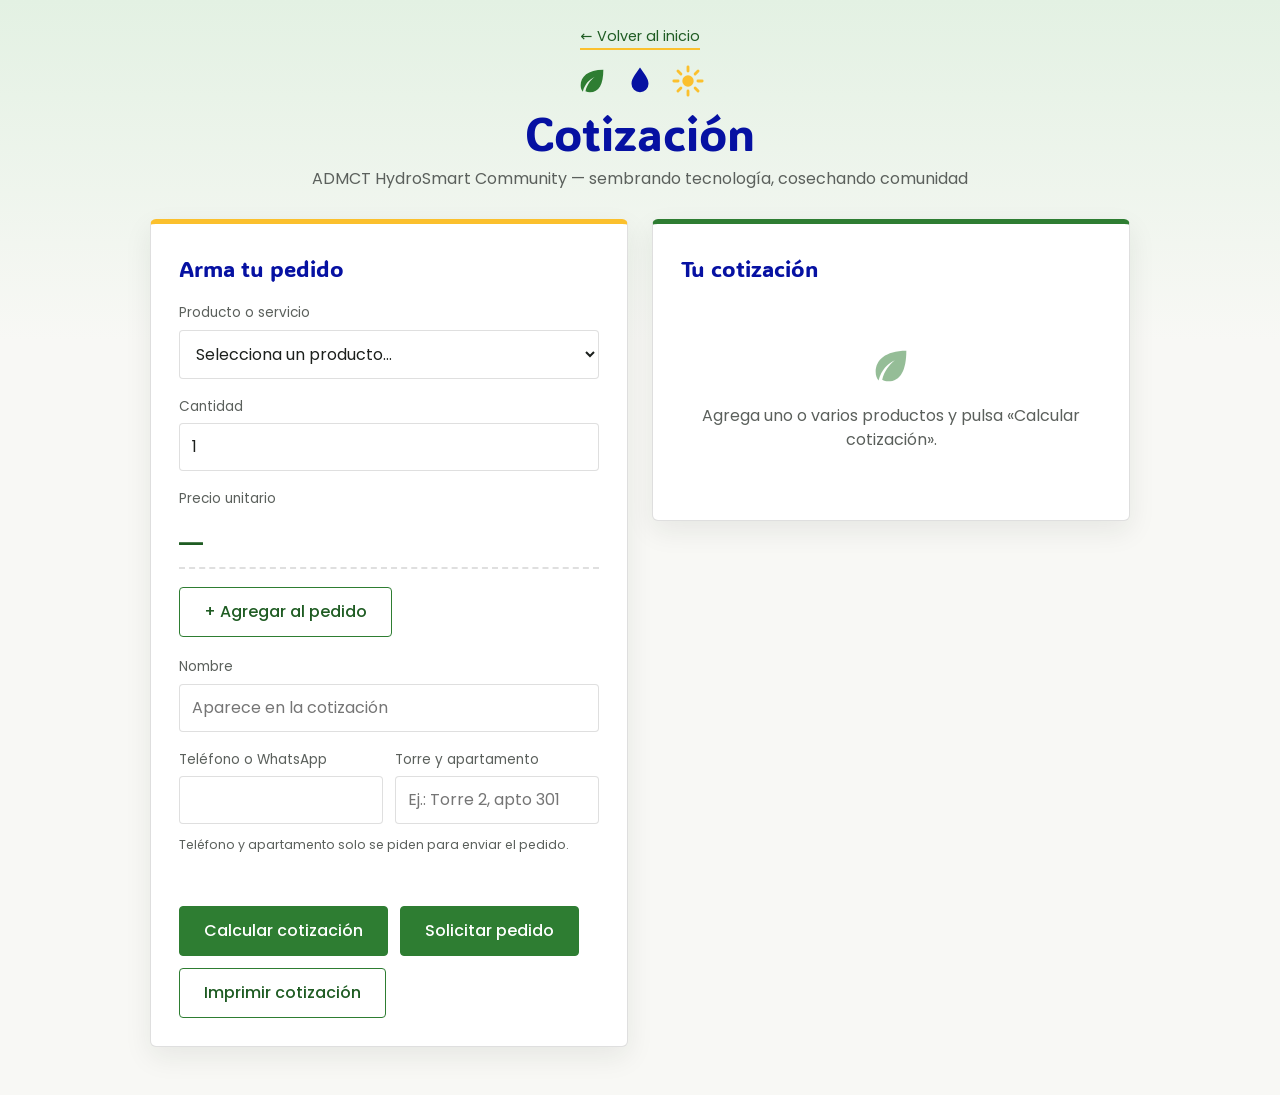
<file: paginas-secundarias/cotizacion.html>
<!DOCTYPE html>
<html lang="es">
<head>
<meta charset="UTF-8">
<meta name="viewport" content="width=device-width, initial-scale=1.0">
<title>Cotización — ADMCT HydroSmart Community</title>
<link rel="icon" href="../img/favicon.png">
<link href="https://fonts.googleapis.com/css2?family=ADLaM+Display&family=Poppins:wght@400;500;600&display=swap" rel="stylesheet">
<style>
/* ===== 1. COLORES Y LETRAS (los mismos de la página principal) ===== */
:root{
  --verde:#2E7D32; --verde-osc:#1F5C23;
  --azul:#0611A2;  --sol:#FBC02D;
  --texto:#1C201D; --suave:#5B605C;
  --linea:rgba(28,32,29,.14);
  --display:'ADLaM Display',Georgia,serif;
  --sans:'Poppins',system-ui,sans-serif;
}
*{box-sizing:border-box;margin:0;padding:0}
[hidden]{display:none!important}
body{font-family:var(--sans);color:var(--texto);line-height:1.5;padding:24px 16px 48px;
  background:linear-gradient(180deg,#E3F1E3 0,#F8F8F5 340px)}
.pagina{max-width:980px;margin:0 auto}

/* ===== 2. ENCABEZADO CON ICONOS (planta, agua, sol) ===== */
.encabezado{text-align:center;margin-bottom:28px}
.iconos{display:flex;justify-content:center;gap:14px;margin-bottom:10px}
.iconos svg{width:34px;height:34px}
h1{font-family:var(--display);font-weight:400;color:var(--azul);font-size:clamp(2rem,5vw,2.9rem);line-height:1.1}
.encabezado p{color:var(--suave);margin-top:8px}
.volver{display:inline-block;margin-bottom:14px;font-size:.9rem;color:var(--verde-osc);text-decoration:none;border-bottom:2px solid var(--sol)}

/* ===== 3. TARJETAS (formulario a la izquierda, cotización a la derecha) ===== */
.tablero{display:grid;grid-template-columns:1fr 1fr;gap:24px;align-items:start}
.tarjeta{background:#fff;border:1px solid var(--linea);border-radius:6px;padding:28px;box-shadow:0 10px 28px rgba(28,32,29,.08)}
.formulario{border-top:5px solid var(--sol)}
.resultado{border-top:5px solid var(--verde)}
h2{font-family:var(--display);font-weight:400;color:var(--azul);font-size:1.4rem;margin-bottom:18px}

.campo{margin-bottom:18px}
label,.etiqueta{display:block;font-size:.85rem;color:var(--suave);margin-bottom:6px}
input,select{width:100%;font:inherit;padding:11px 12px;border:1px solid var(--linea);border-radius:4px;background:#fff;color:var(--texto)}
input:focus,select:focus{outline:2px solid var(--verde);outline-offset:1px}
.precio-unitario{font-family:var(--display);font-size:1.5rem;color:var(--verde-osc);padding:8px 0;border-bottom:2px dashed var(--linea)}

.aviso{background:#FFF8E1;border-left:5px solid var(--sol);padding:14px 16px;margin-bottom:18px;font-size:.92rem;border-radius:0 4px 4px 0}
.error{color:#B3261E;font-size:.9rem;margin-bottom:14px;min-height:1.3em}
.dos{display:grid;grid-template-columns:1fr 1fr;gap:12px}
.pista{font-size:.78rem;color:var(--suave);margin:-6px 0 18px}
.estado{font-size:.9rem;margin-bottom:14px}
.estado.ok{color:var(--verde-osc);font-weight:500}
.estado.error{color:#B3261E}

.botones{display:flex;gap:12px;flex-wrap:wrap}
.boton{font:inherit;font-weight:500;padding:12px 24px;border-radius:4px;border:1px solid var(--verde);cursor:pointer;transition:background .2s,color .2s}
.boton-lleno{background:var(--verde);color:#fff}
.boton-lleno:hover{background:var(--verde-osc)}
.boton-contorno{background:#fff;color:var(--verde-osc)}
.boton-contorno:hover{background:#E8F3E8}

/* ===== 4. LA COTIZACIÓN QUE SE IMPRIME ===== */
.vacio{color:var(--suave);text-align:center;padding:40px 10px}
.vacio svg{width:46px;height:46px;color:var(--verde);opacity:.5;margin-bottom:8px}
.cabecera-cot{display:flex;justify-content:space-between;gap:10px;flex-wrap:wrap;font-size:.85rem;color:var(--suave);margin-bottom:16px}
.fila{display:flex;justify-content:space-between;gap:16px;padding:11px 0;border-bottom:1px solid var(--linea)}
.fila span:first-child{color:var(--suave)}
.fila span:last-child{font-weight:500;text-align:right}
.regalo{margin-top:16px;padding:12px 14px;background:#E8F3E8;border-radius:4px;font-size:.9rem;color:var(--verde-osc)}
.total{display:flex;justify-content:space-between;align-items:baseline;margin-top:18px;padding-top:14px;border-top:3px solid var(--sol)}
.total span:last-child{font-family:var(--display);font-size:2rem;color:var(--azul)}
.lista{margin:6px 0 18px}
.lista ul{list-style:none;border-top:1px solid var(--linea)}
.lista li{display:grid;grid-template-columns:1fr 72px auto 26px;gap:8px;align-items:center;padding:8px 0;border-bottom:1px solid var(--linea);font-size:.9rem}
.cant-linea{padding:6px 8px}
.lista .sub{font-weight:500;text-align:right}
.quitar{background:none;border:0;font-size:1.4rem;line-height:1;color:var(--suave);cursor:pointer}
.quitar:hover{color:#B3261E}
#btnAgregar{margin-bottom:20px}
.item{display:flex;justify-content:space-between;gap:16px;padding:11px 0;border-bottom:1px solid var(--linea)}
.item small{display:block;color:var(--suave);font-size:.85rem}
.item>span{font-weight:500;white-space:nowrap}
.nota{font-size:.78rem;color:var(--suave);margin-top:14px}

.antes{font-family:var(--sans);font-size:.95rem;color:var(--suave);text-decoration:line-through}
.desc{display:inline-block;background:var(--sol);color:var(--texto);font-family:var(--sans);font-size:.78rem;font-weight:600;padding:2px 8px;border-radius:20px;vertical-align:middle}

/* ===== 5. CELULAR E IMPRESIÓN ===== */
@media(max-width:760px){.tablero{grid-template-columns:1fr}.dos{grid-template-columns:1fr}}
@media print{
  body{background:#fff;padding:0}
  .encabezado,.formulario{display:none!important}
  .tablero{display:block}
  .tarjeta{border:0;box-shadow:none;padding:0}
}
</style>
</head>
<body>
<div class="pagina">

  <!-- ===== ENCABEZADO ===== -->
  <header class="encabezado">
    <a class="volver" id="volver" href="../index.html">← Volver al inicio</a>
    <div class="iconos" aria-hidden="true">
      <svg viewBox="0 0 24 24" style="color:#2E7D32"><path fill="currentColor" d="M20 4C9 4 4 9 4 15c0 2 .6 3.400 1.500 4.500C7 14 10 11 14 9c-3 2.500-5.500 5.500-6.600 10.200 1 .5 2 .8 3.100.8C17 20 20 14 20 4z"/></svg>
      <svg viewBox="0 0 24 24" style="color:#0611A2"><path fill="currentColor" d="M12 2.500C9 7 6 10.200 6 14a6 6 0 0012 0c0-3.800-3-7-6-11.500z"/></svg>
      <svg viewBox="0 0 24 24" style="color:#FBC02D"><circle cx="12" cy="12" r="4" fill="currentColor"/><path stroke="currentColor" stroke-width="2" stroke-linecap="round" d="M12 2v3M12 19v3M2 12h3M19 12h3M4.900 4.900l2.100 2.100M17 17l2.100 2.100M4.900 19.100L7 17M17 7l2.100-2.100"/></svg>
    </div>
    <h1>Cotización</h1>
    <p>ADMCT HydroSmart Community — sembrando tecnología, cosechando comunidad</p>
  </header>

  <div class="tablero">

    <!-- ===== FORMULARIO ===== -->
    <section class="tarjeta formulario" aria-labelledby="t-form">
      <h2 id="t-form">Arma tu pedido</h2>

      <div class="campo">
        <label for="producto">Producto o servicio</label>
        <select id="producto"></select>
      </div>
      <div class="campo">
        <label for="cantidad">Cantidad</label>
        <input type="number" id="cantidad" min="1" max="999" step="1" value="1" inputmode="numeric">
      </div>
      <div class="campo">
        <span class="etiqueta">Precio unitario</span>
        <div class="precio-unitario" id="precio" aria-live="polite">—</div>
      </div>
      <button type="button" class="boton boton-contorno" id="btnAgregar">+ Agregar al pedido</button>

      <div class="lista" id="lista" hidden>
        <span class="etiqueta">Tu pedido (puedes cambiar las cantidades)</span>
        <ul id="items"></ul>
      </div>

      <div class="aviso" id="aviso" role="status" hidden>
        Al adquirir el proyecto ADMCT HydroSmart Community recibes gratis un semillero de lechuga y una explicación sobre su siembra y cuidado.
      </div>

      <div class="campo">
        <label for="cliente">Nombre</label>
        <input type="text" id="cliente" autocomplete="name" placeholder="Aparece en la cotización">
      </div>
      <div class="dos">
        <div class="campo">
          <label for="telefono">Teléfono o WhatsApp</label>
          <input type="tel" id="telefono" autocomplete="tel" inputmode="tel">
        </div>
        <div class="campo">
          <label for="apto">Torre y apartamento</label>
          <input type="text" id="apto" placeholder="Ej.: Torre 2, apto 301">
        </div>
      </div>
      <p class="pista">Teléfono y apartamento solo se piden para enviar el pedido.</p>

      <p class="error" id="error" role="alert"></p>
      <p class="estado" id="estado" role="status"></p>

      <div class="botones">
        <button type="button" class="boton boton-lleno" id="btnCalcular">Calcular cotización</button>
        <button type="button" class="boton boton-lleno" id="btnPedido">Solicitar pedido</button>
        <button type="button" class="boton boton-contorno" id="btnImprimir">Imprimir cotización</button>
      </div>
    </section>

    <!-- ===== COTIZACIÓN (resultado) ===== -->
    <section class="tarjeta resultado" aria-labelledby="t-res" aria-live="polite">
      <h2 id="t-res">Tu cotización</h2>

      <div class="vacio" id="vacio">
        <svg viewBox="0 0 24 24" aria-hidden="true"><path fill="currentColor" d="M20 4C9 4 4 9 4 15c0 2 .6 3.400 1.500 4.500C7 14 10 11 14 9c-3 2.500-5.500 5.500-6.600 10.200 1 .5 2 .8 3.100.8C17 20 20 14 20 4z"/></svg>
        <p>Agrega uno o varios productos y pulsa «Calcular cotización».</p>
      </div>

      <div id="cotizacion" hidden>
        <div class="cabecera-cot"><span id="rNumero"></span><span id="rFecha"></span></div>
        <div class="fila" id="filaCliente"><span>Cliente</span><span id="rCliente"></span></div>
        <div id="rItems"></div>
        <div class="regalo" id="rRegalo" hidden></div>
        <div class="total"><span>Valor total</span><span id="rTotal"></span></div>
        <p class="nota">Precios en pesos colombianos (COP), sugeridos y sujetos a cambio. Unidad Residencial Atalaya de la Mota, Medellín.</p>
      </div>
    </section>

  </div>
</div>

<script>
/* ===== A. LISTA DE PRODUCTOS Y PRECIOS =====
   Para cambiar un precio o agregar un producto, edita SOLO esta lista.
   "regalo: true" marca el producto que incluye el semillero gratis. */
const PRODUCTOS = [
  { nombre: 'Planta de cidrón',                   precio: 7000 },
  { nombre: 'Planta de romero',                   precio: 7000 },
  { nombre: 'Planta de incienso',                 precio: 7000 },
  { nombre: 'Planta de menta',                    precio: 5000 },
  { nombre: 'Planta de lavanda',                  precio: 9000 },
  { nombre: 'Semillero de lechuga',               precio: 3600 },
  { nombre: 'Proyecto ADMCT HydroSmart Community', precio: 619900, antes: 649900, regalo: true }
];

/* ===== B. HERRAMIENTAS ===== */
const $ = id => document.getElementById(id);                       // atajo para buscar elementos
const cop = n => new Intl.NumberFormat('es-CO', {                  // da formato de dinero: $ 7.000
  style: 'currency', currency: 'COP', maximumFractionDigits: 0 }).format(n);

/* ===== C. LLENAR LA LISTA DESPLEGABLE ===== */
$('producto').innerHTML =
  '<option value="">Selecciona un producto…</option>' +
  PRODUCTOS.map((p, i) => `<option value="${i}">${p.nombre}</option>`).join('');

let calculada = false;   // recuerda si ya se mostró una cotización
let numeroCot = '', fechaCot = '';   // se guardan para enviarlos con el pedido

/* ===== D. EL PEDIDO: lista de productos agregados =====
   Cada línea guarda la posición del producto en PRODUCTOS (i) y la cantidad (cant). */
let pedido = [];

const cantidadValida = c => Number.isInteger(c) && c >= 1 && c <= 999;

/* Precio unitario del producto elegido */
const pct = p => ((1 - p.precio / p.antes) * 100).toFixed(2).replace('.', ',');

function actualizarPrecio() {
  const p = PRODUCTOS[$('producto').value];
  $('precio').innerHTML = p
    ? (p.antes ? `<s class="antes">${cop(p.antes)}</s> ` : '') + cop(p.precio) +
      (p.antes ? ` <span class="desc">-${pct(p)}%</span>` : '')
    : '—';
  avisoProyecto();
}

/* El aviso del semillero gratis sale si el proyecto está elegido o ya está en el pedido */
function avisoProyecto() {
  const elegido = PRODUCTOS[$('producto').value];
  $('aviso').hidden = !((elegido && elegido.regalo) || pedido.some(l => PRODUCTOS[l.i].regalo));
}

/* Botón «Agregar al pedido»: suma una línea (si el producto ya estaba, suma la cantidad) */
function agregar() {
  const i = $('producto').value, cant = Number($('cantidad').value);
  if (i === '') { $('error').textContent = 'Selecciona un producto o servicio.'; return false; }
  if (!cantidadValida(cant)) { $('error').textContent = 'La cantidad debe ser un número entero entre 1 y 999.'; return false; }
  $('error').textContent = '';
  const linea = pedido.find(l => l.i == i);
  if (linea) linea.cant = Math.min(999, linea.cant + cant); else pedido.push({ i: Number(i), cant });
  $('producto').value = ''; $('cantidad').value = 1;
  actualizarPrecio(); dibujarLista(); refrescar();
  return true;
}

/* Dibuja la lista «Tu pedido» con cantidad editable y botón para quitar */
function dibujarLista() {
  $('lista').hidden = pedido.length === 0;
  $('items').innerHTML = pedido.map((l, n) => {
    const p = PRODUCTOS[l.i];
    return `<li><span>${p.nombre}</span>
      <input type="number" class="cant-linea" data-n="${n}" min="1" max="999" value="${l.cant}" aria-label="Cantidad de ${p.nombre}">
      <span class="sub">${cop(l.cant * p.precio)}</span>
      <button type="button" class="quitar" data-n="${n}" aria-label="Quitar ${p.nombre}">×</button></li>`;
  }).join('');
  avisoProyecto();
}

/* ===== E. CALCULAR LA COTIZACIÓN =====
   Cada línea: subtotal = cantidad × precio unitario.  Valor total = suma de los subtotales.
   El semillero gratis NO se suma. */
function dibujarCotizacion() {
  let total = 0, regalos = 0;
  $('rItems').innerHTML = pedido.map(l => {
    const p = PRODUCTOS[l.i], subtotal = l.cant * p.precio;
    total += subtotal;
    if (p.regalo) regalos += l.cant;           // un semillero gratis por cada proyecto
    return `<div class="item"><div><strong>${p.nombre}</strong><small>${l.cant} × ${p.antes ? `<s class="antes">${cop(p.antes)}</s> ` : ''}${cop(p.precio)}</small></div><span>${cop(subtotal)}</span></div>`;
  }).join('');
  const cliente = $('cliente').value.trim();
  $('filaCliente').hidden = !cliente;
  $('rCliente').textContent = cliente;
  $('rTotal').textContent = cop(total);
  $('rRegalo').hidden = regalos === 0;
  $('rRegalo').textContent = `Incluye gratis (sin costo): ${regalos} semillero${regalos > 1 ? 's' : ''} de lechuga y una explicación sobre su siembra y cuidado.`;
  return { total, regalos };
}

/* Botón «Calcular cotización». Si el pedido está vacío, usa el producto elegido en ese momento */
function calcular() {
  if (pedido.length === 0 && !agregar()) return;
  $('error').textContent = '';
  if (!calculada) {                            // número y fecha solo la primera vez
    const hoy = new Date();
    numeroCot = 'COT-' + hoy.toISOString().slice(0,10).replaceAll('-','') + '-' + (Math.floor(Math.random()*900)+100);
    fechaCot = hoy.toLocaleDateString('es-CO', { day:'2-digit', month:'long', year:'numeric' });
    $('rNumero').textContent = 'Cotización N.° ' + numeroCot;
    $('rFecha').textContent = fechaCot;
  }
  dibujarCotizacion();
  $('vacio').hidden = true;
  $('cotizacion').hidden = false;
  calculada = true;
}

/* Si ya hay cotización mostrada, la mantiene al día cuando cambia el pedido */
function refrescar() {
  if (!calculada) return;
  if (pedido.length === 0) { $('cotizacion').hidden = true; $('vacio').hidden = false; calculada = false; return; }
  dibujarCotizacion();
}

/* ===== F. IMPRIMIR / GUARDAR COMO PDF ===== */
function imprimir() {
  if (!calculada) { $('error').textContent = 'Primero calcula la cotización.'; return; }
  window.print();   // en la ventana de impresión elige «Guardar como PDF»
}

/* ===== G. SOLICITAR PEDIDO: envía la cotización al correo del equipo (Formspree) ===== */
const FORMSPREE = 'https://formspree.io/f/mljjrarg';   // el mismo formulario de la página de contacto

async function solicitarPedido() {
  $('estado').textContent = ''; $('estado').className = 'estado';
  calcular();                                    // deja la cotización al día
  if (!calculada || $('error').textContent) return;

  const nombre = $('cliente').value.trim(), tel = $('telefono').value.trim(), apto = $('apto').value.trim();
  if (!nombre || !apto || tel.replace(/\D/g, '').length < 7) {
    $('error').textContent = 'Para solicitar el pedido escribe tu nombre, un teléfono válido y tu torre y apartamento.';
    return;
  }

  const { total, regalos } = dibujarCotizacion();
  const datos = new FormData();                  // estos campos llegan al correo
  datos.append('_subject', 'Nuevo pedido ' + numeroCot + ' — ' + nombre);
  datos.append('numero_cotizacion', numeroCot);
  datos.append('fecha', fechaCot);
  datos.append('nombre', nombre);
  datos.append('telefono', tel);
  datos.append('apartamento', apto);
  datos.append('pedido', pedido.map((l, n) => {
    const p = PRODUCTOS[l.i];
    return `${n + 1}. ${p.nombre} — ${l.cant} × ${cop(p.precio)} = ${cop(l.cant * p.precio)}`;
  }).join('\n'));
  datos.append('valor_total', cop(total));
  if (regalos) datos.append('incluye_gratis', regalos + ' semillero(s) de lechuga y explicación de siembra y cuidado');

  const boton = $('btnPedido'), textoBoton = boton.textContent;
  boton.disabled = true; boton.textContent = 'Enviando...';
  try {
    const r = await fetch(FORMSPREE, { method: 'POST', headers: { Accept: 'application/json' }, body: datos });
    if (!r.ok) throw new Error('Error de envío');
    $('estado').className = 'estado ok';
    $('estado').textContent = '¡Pedido enviado! Te contactaremos pronto al ' + tel + '.';
  } catch (e) {
    $('estado').className = 'estado error';
    $('estado').textContent = 'No pudimos enviar el pedido. Inténtalo de nuevo o escríbenos por WhatsApp.';
  } finally {
    boton.disabled = false; boton.textContent = textoBoton;
  }
}

/* ===== H. CONECTAR LOS BOTONES Y CAMPOS ===== */
$('producto').addEventListener('change', actualizarPrecio);
$('btnAgregar').addEventListener('click', agregar);
$('btnCalcular').addEventListener('click', calcular);
$('btnPedido').addEventListener('click', solicitarPedido);
$('btnImprimir').addEventListener('click', imprimir);
$('cliente').addEventListener('input', refrescar);
$('items').addEventListener('click', e => {                 // quitar una línea
  const b = e.target.closest('.quitar'); if (!b) return;
  pedido.splice(Number(b.dataset.n), 1); dibujarLista(); refrescar();
});
$('items').addEventListener('change', e => {                // cambiar la cantidad de una línea
  const c = e.target.closest('.cant-linea'); if (!c) return;
  const v = Number(c.value);
  if (cantidadValida(v)) pedido[Number(c.dataset.n)].cant = v;
  dibujarLista(); refrescar();
});

/* Si la página está incrustada en Google Sites, se oculta el enlace «Volver al inicio» */
if (window.self !== window.top) $('volver').hidden = true;
</script>
</body>
</html>
</file>
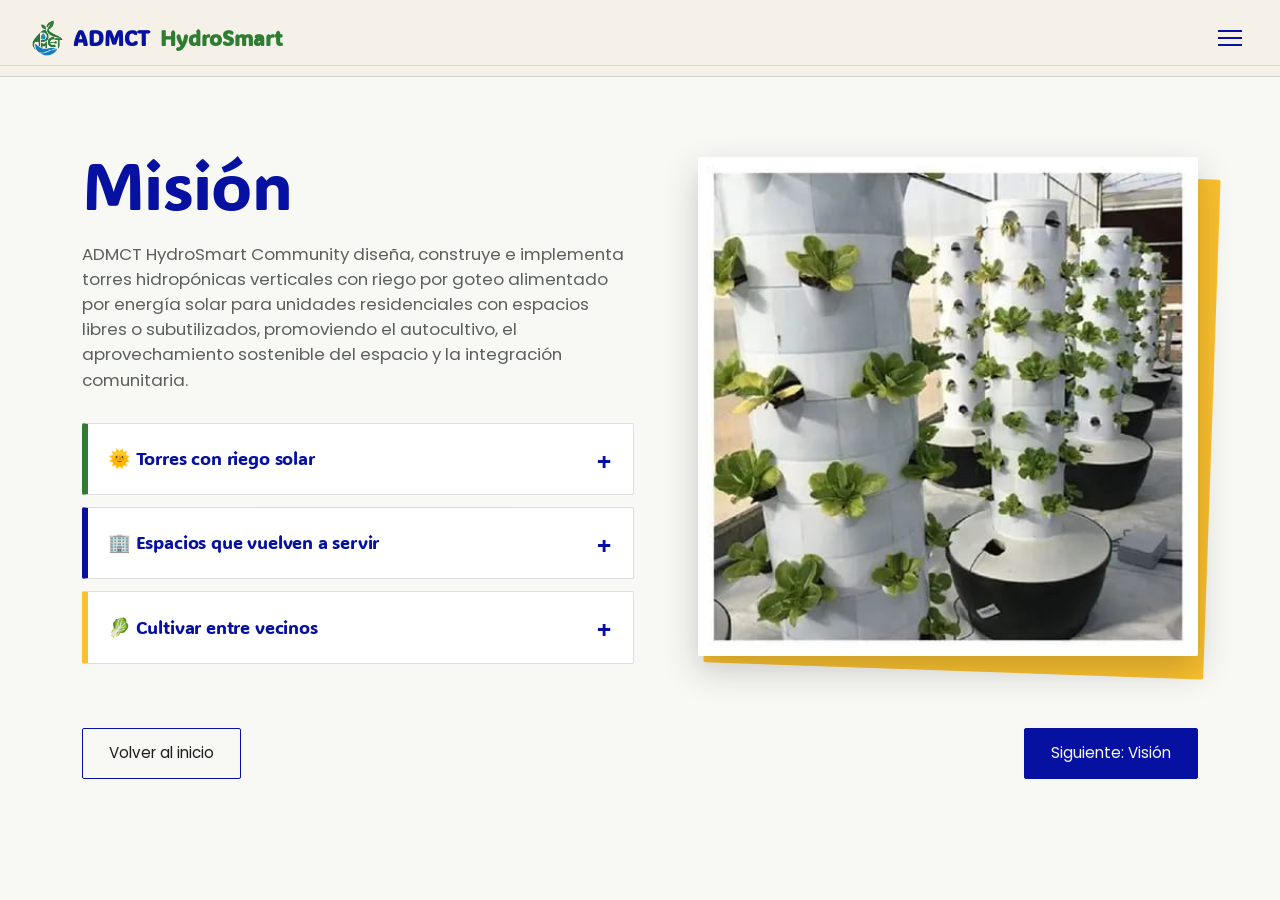
<file: paginas-secundarias/mision.html>
<!doctype html><html lang="es"><head><meta charset="utf-8"><meta name="viewport" content="width=device-width,initial-scale=1"><link rel="icon" type="image/png" sizes="180x180" href="../img/favicon.png"><link rel="icon" type="image/png" sizes="32x32" href="../img/favicon-32.png"><link rel="stylesheet" href="https://fonts.googleapis.com/css2?family=ADLaM+Display&family=Poppins:wght@400;500;600&display=swap"><link rel="stylesheet" href="../contenido.css"><link rel="stylesheet" href="mvv.css"><title>Misión | ADMCT HydroSmart Community</title></head><body>
<header><div class="barra-nav"><a href="../index.html#inicio" class="marca"><img src="../img/logo.png" alt="Logo ADMCT HydroSmart Community" class="logo-marca">ADMCT <span>HydroSmart</span></a><button class="btn-menu" id="btnMenu" aria-label="Abrir menú" aria-expanded="false"><span></span><span></span><span></span></button><nav id="navPrincipal"><ul><li><a href="../index.html#inicio">Inicio</a></li><li><a href="../index.html#quienes-somos">Quiénes somos</a></li><li><a href="mision.html" aria-current="page">Misión</a></li><li><a href="vision.html">Visión</a></li><li><a href="valores.html">Valores</a></li><li><a href="../index.html#producto">Producto</a></li><li><a href="../index.html#tecnologia">Tecnología</a></li><li><a href="../index.html#vitrina">Vitrina</a></li><li><a href="../index.html#portafolio">Portafolio</a></li><li><a href="revista.html">Revista</a></li><li><a href="canvas.html">Canvas</a></li><li><a href="../index.html#contacto">Contacto</a></li></ul></nav></div></header>
<main class="envolvente hero-mvv"><div><h1>Misión</h1>
<p class="lead">ADMCT HydroSmart Community diseña, construye e implementa torres hidropónicas verticales con riego por goteo alimentado por energía solar para unidades residenciales con espacios libres o subutilizados, promoviendo el autocultivo, el aprovechamiento sostenible del espacio y la integración comunitaria.</p>
<div class="cards">
<article class="card"><h3><button aria-expanded="false" aria-controls="m1">🌞 Torres con riego solar</button></h3><div class="cuerpo" id="m1"><p>Diseñamos, construimos e implementamos torres hidropónicas verticales con riego por goteo alimentado por energía solar.</p></div></article>
<article class="card"><h3><button aria-expanded="false" aria-controls="m2">🏢 Espacios que vuelven a servir</button></h3><div class="cuerpo" id="m2"><p>Las llevamos a unidades residenciales con espacios libres o subutilizados.</p></div></article>
<article class="card"><h3><button aria-expanded="false" aria-controls="m3">🥬 Cultivar entre vecinos</button></h3><div class="cuerpo" id="m3"><p>Promovemos el autocultivo, el aprovechamiento sostenible del espacio y la integración comunitaria.</p></div></article>
</div></div>
<figure class="foto"><img src="../img/mvv-mision.jpg" alt="Una mujer revisa las raíces de una lechuga en una torre hidropónica blanca"></figure></main>
<div class="envolvente sig"><a class="boton boton-contorno" href="../index.html">Volver al inicio</a><a class="boton boton-lleno" href="vision.html">Siguiente: Visión</a></div>
<script src="mvv.js"></script></body></html>
</file>
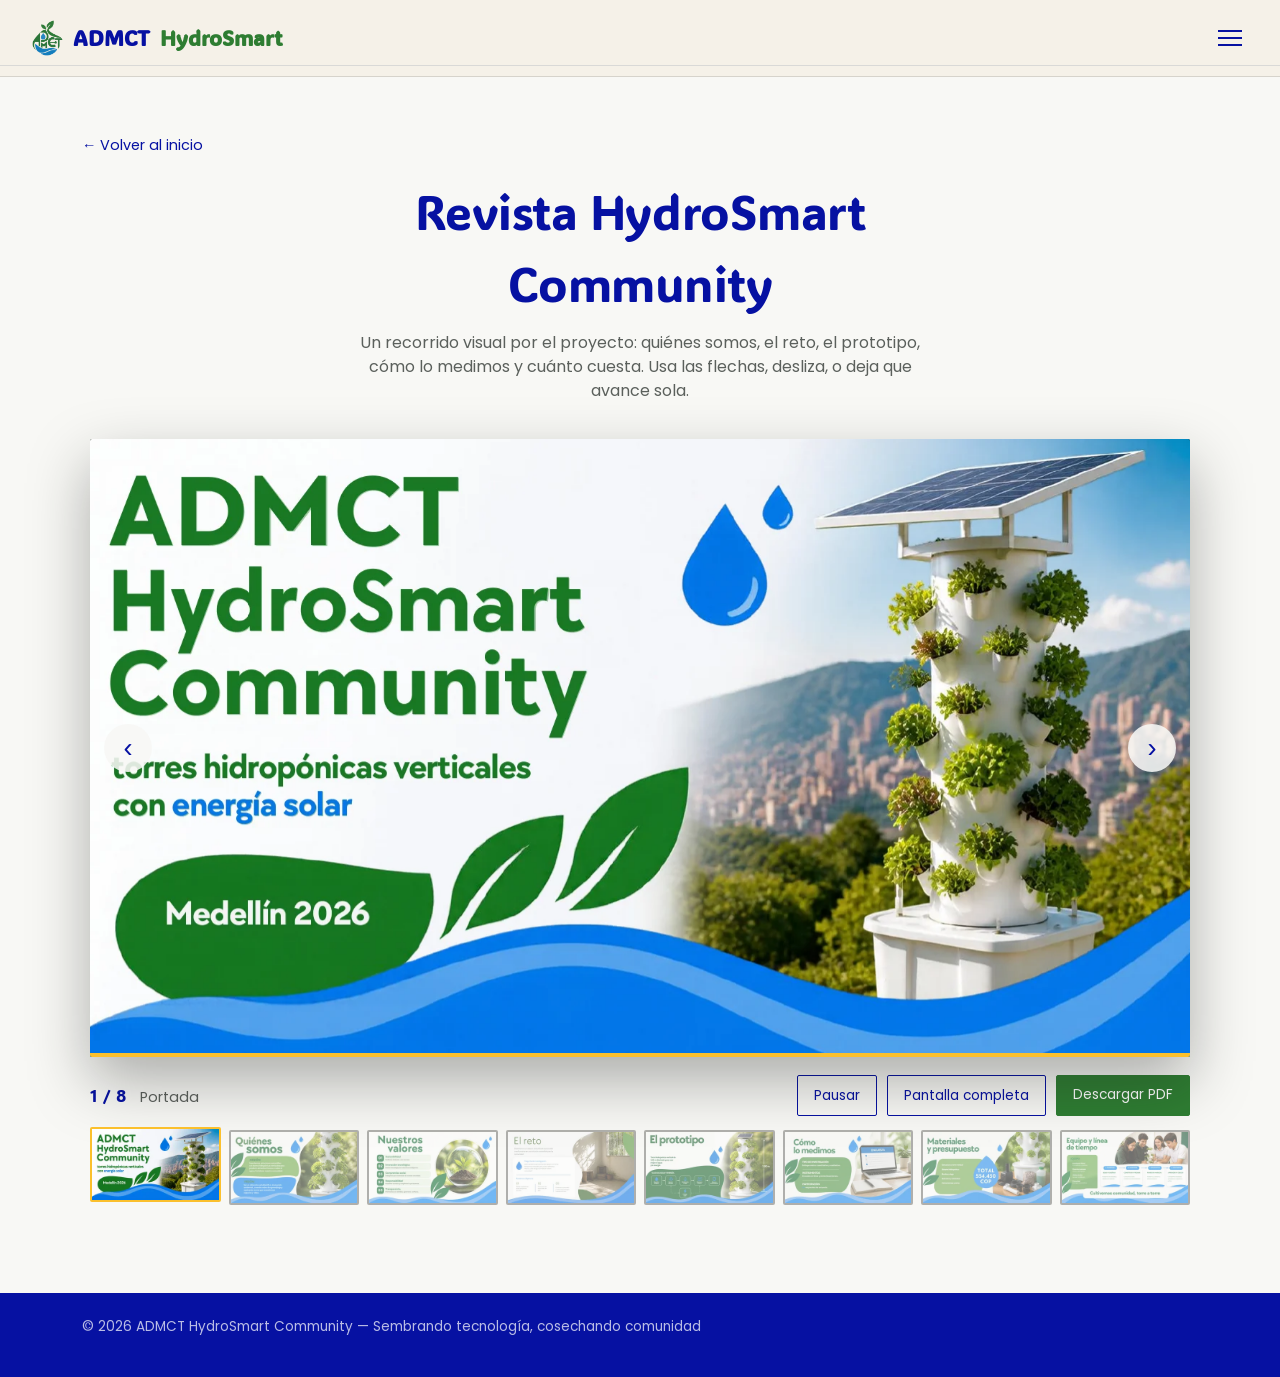
<file: paginas-secundarias/revista.html>
<!DOCTYPE html>
<html lang="es">
<head>
<meta charset="UTF-8">
<meta name="viewport" content="width=device-width, initial-scale=1.0">
<title>Revista — ADMCT HydroSmart Community</title>

<link rel="icon" type="image/png" sizes="180x180" href="../img/favicon.png">
<link rel="icon" type="image/png" sizes="32x32" href="../img/favicon-32.png">

<link rel="preconnect" href="https://fonts.googleapis.com">
<link rel="preconnect" href="https://fonts.gstatic.com" crossorigin>
<link href="https://fonts.googleapis.com/css2?family=ADLaM+Display&family=Poppins:wght@300;400;500;600;700&display=swap" rel="stylesheet">
<link rel="stylesheet" href="../contenido.css">
</head>
<body>

<header>
  <div class="barra-nav">
    <a href="../index.html#inicio" class="marca">
      <img src="../img/logo.png" alt="Logo ADMCT HydroSmart Community" class="logo-marca">
      ADMCT <span>HydroSmart</span>
    </a>
    <button class="btn-menu" id="btnMenu" aria-label="Abrir menú" aria-expanded="false">
      <span></span><span></span><span></span>
    </button>
    <nav id="navPrincipal">
      <ul>
        <li><a href="../index.html#inicio">Inicio</a></li>
        <li><a href="../index.html#quienes-somos">Quiénes somos</a></li>
        <li><a href="mision.html">Misión</a></li>
        <li><a href="vision.html">Visión</a></li>
        <li><a href="valores.html">Valores</a></li>
        <li><a href="../index.html#producto">Producto</a></li>
        <li><a href="../index.html#oferta">Oferta</a></li>
        <li><a href="../index.html#tecnologia">Tecnología</a></li>
        <li><a href="../index.html#vitrina">Vitrina</a></li>
        <li><a href="../index.html#portafolio">Portafolio</a></li>
        <li><a href="revista.html">Revista</a></li>
        <li><a href="canvas.html">Canvas</a></li>
        <li><a href="../index.html#contacto">Contacto</a></li>
      </ul>
    </nav>
  </div>
</header>

<main>
  <section class="revista-pagina">
    <div class="envolvente">
      <a class="volver" href="../index.html">← Volver al inicio</a>
      <div class="revista-intro">
        <h1>Revista HydroSmart Community</h1>
        <p>Un recorrido visual por el proyecto: quiénes somos, el reto, el prototipo, cómo lo medimos y cuánto cuesta. Usa las flechas, desliza, o deja que avance sola.</p>
      </div>

      <div class="visor reproduciendo" id="visor" data-intervalo="6000">
        <div class="visor-escenario" id="escenario" role="region" aria-roledescription="carrusel" aria-label="Páginas de la revista">
          <figure class="rev-pagina activa"><img src="../img/revista/pagina-1.webp" alt="Portada: ADMCT HydroSmart Community, torres hidropónicas verticales con energía solar, Medellín 2026"></figure>
          <figure class="rev-pagina"><img src="../img/revista/pagina-2.webp" alt="Quiénes somos: misión y visión del proyecto" loading="lazy"></figure>
          <figure class="rev-pagina"><img src="../img/revista/pagina-3.webp" alt="Nuestros valores: sostenibilidad, innovación tecnológica, compromiso social, responsabilidad y transparencia" loading="lazy"></figure>
          <figure class="rev-pagina"><img src="../img/revista/pagina-4.webp" alt="El reto: espacio subutilizado, pregunta de investigación y tres objetivos" loading="lazy"></figure>
          <figure class="rev-pagina"><img src="../img/revista/pagina-5.webp" alt="El prototipo: torre hidropónica de 1,50 m y flujo de agua y energía" loading="lazy"></figure>
          <figure class="rev-pagina"><img src="../img/revista/pagina-6.webp" alt="Cómo lo medimos: enfoque mixto, encuesta en línea y entrevistas breves" loading="lazy"></figure>
          <figure class="rev-pagina"><img src="../img/revista/pagina-7.webp" alt="Materiales y presupuesto del proyecto" loading="lazy"></figure>
          <figure class="rev-pagina"><img src="../img/revista/pagina-8.webp" alt="Equipo y línea de tiempo: planificar, construir, implementar y compartir" loading="lazy"></figure>

          <button class="visor-flecha visor-ant" id="ant" aria-label="Página anterior">‹</button>
          <button class="visor-flecha visor-sig" id="sig" aria-label="Página siguiente">›</button>
          <div class="visor-progreso" aria-hidden="true"><i id="barra"></i></div>
        </div>

        <div class="visor-barra">
          <div>
            <span class="visor-contador" id="contador">1 / 8</span>
            <span class="visor-titulo" id="tituloPag">Portada</span>
          </div>
          <div class="visor-acciones">
            <button type="button" class="boton" id="btnPlay" aria-pressed="true">Pausar</button>
            <button type="button" class="boton" id="btnFull">Pantalla completa</button>
            <a class="boton boton-lleno" href="../img/revista/HydroSmart_Community.pdf" download>Descargar PDF</a>
          </div>
        </div>

        <div class="visor-minis" id="minis">
          <button type="button" class="activa" aria-label="Ir a la página 1"><img src="../img/revista/mini-1.webp" alt=""></button>
          <button type="button" aria-label="Ir a la página 2"><img src="../img/revista/mini-2.webp" alt="" loading="lazy"></button>
          <button type="button" aria-label="Ir a la página 3"><img src="../img/revista/mini-3.webp" alt="" loading="lazy"></button>
          <button type="button" aria-label="Ir a la página 4"><img src="../img/revista/mini-4.webp" alt="" loading="lazy"></button>
          <button type="button" aria-label="Ir a la página 5"><img src="../img/revista/mini-5.webp" alt="" loading="lazy"></button>
          <button type="button" aria-label="Ir a la página 6"><img src="../img/revista/mini-6.webp" alt="" loading="lazy"></button>
          <button type="button" aria-label="Ir a la página 7"><img src="../img/revista/mini-7.webp" alt="" loading="lazy"></button>
          <button type="button" aria-label="Ir a la página 8"><img src="../img/revista/mini-8.webp" alt="" loading="lazy"></button>
        </div>
      </div>
    </div>
  </section>
</main>

<footer>
  <div class="envolvente" style="display:flex;justify-content:space-between;width:100%;flex-wrap:wrap;gap:8px;">
    <span>© 2026 ADMCT HydroSmart Community — Sembrando tecnología, cosechando comunidad</span>
  </div>
</footer>

<script>
  const btnMenu = document.getElementById('btnMenu');
  const navPrincipal = document.getElementById('navPrincipal');
  btnMenu.addEventListener('click', () => {
    const abierto = navPrincipal.classList.toggle('abierto');
    btnMenu.setAttribute('aria-expanded', abierto);
  });

  /* ============ VISOR DE LA REVISTA ============ */
  (function () {
    const visor = document.getElementById('visor');
    const escenario = document.getElementById('escenario');
    const paginas = escenario.querySelectorAll('.rev-pagina');
    const minis = document.querySelectorAll('#minis button');
    const barra = document.getElementById('barra');
    const contador = document.getElementById('contador');
    const tituloPag = document.getElementById('tituloPag');
    const btnPlay = document.getElementById('btnPlay');
    const btnFull = document.getElementById('btnFull');
    const titulos = ['Portada','Quiénes somos','Nuestros valores','El reto','El prototipo','Cómo lo medimos','Materiales y presupuesto','Equipo y línea de tiempo'];
    const total = paginas.length;
    const INTERVALO = parseInt(visor.dataset.intervalo, 10) || 6000;
    visor.style.setProperty('--intervalo', INTERVALO + 'ms');

    const reducir = window.matchMedia('(prefers-reduced-motion: reduce)').matches;
    let actual = 0, timer = null, reproduciendo = !reducir;

    function mostrar(n) {
      actual = (n + total) % total;
      paginas.forEach((p, i) => {
        p.classList.toggle('activa', i === actual);
        p.classList.toggle('previa', i < actual);
      });
      minis.forEach((m, i) => m.classList.toggle('activa', i === actual));
      contador.textContent = (actual + 1) + ' / ' + total;
      tituloPag.textContent = titulos[actual];
      reiniciarBarra();
    }

    function reiniciarBarra() {
      visor.classList.remove('reproduciendo');
      void barra.offsetWidth;                       // reinicia la animación
      if (reproduciendo) visor.classList.add('reproduciendo');
    }

    function arrancar() {
      clearInterval(timer);
      if (!reproduciendo) return;
      timer = setInterval(() => mostrar(actual + 1), INTERVALO);
      reiniciarBarra();
    }
    function parar() { clearInterval(timer); visor.classList.remove('reproduciendo'); }

    function ir(n) { mostrar(n); arrancar(); }

    document.getElementById('sig').addEventListener('click', () => ir(actual + 1));
    document.getElementById('ant').addEventListener('click', () => ir(actual - 1));
    minis.forEach((m, i) => m.addEventListener('click', () => ir(i)));

    btnPlay.addEventListener('click', () => {
      reproduciendo = !reproduciendo;
      btnPlay.textContent = reproduciendo ? 'Pausar' : 'Reproducir';
      btnPlay.setAttribute('aria-pressed', reproduciendo);
      reproduciendo ? arrancar() : parar();
    });

    btnFull.addEventListener('click', () => {
      if (document.fullscreenElement) document.exitFullscreen();
      else if (visor.requestFullscreen) visor.requestFullscreen();
    });

    // teclado
    document.addEventListener('keydown', e => {
      if (e.key === 'ArrowRight') ir(actual + 1);
      if (e.key === 'ArrowLeft') ir(actual - 1);
    });

    // deslizar con el dedo
    let x0 = null;
    escenario.addEventListener('touchstart', e => { x0 = e.touches[0].clientX; }, { passive: true });
    escenario.addEventListener('touchend', e => {
      if (x0 === null) return;
      const dx = e.changedTouches[0].clientX - x0;
      if (Math.abs(dx) > 40) ir(actual + (dx < 0 ? 1 : -1));
      x0 = null;
    });

    // pausa al pasar el mouse
    escenario.addEventListener('mouseenter', () => { if (reproduciendo) parar(); });
    escenario.addEventListener('mouseleave', () => { if (reproduciendo) arrancar(); });

    if (reducir) { btnPlay.textContent = 'Reproducir'; btnPlay.setAttribute('aria-pressed', 'false'); visor.classList.remove('reproduciendo'); }
    else arrancar();
  })();
</script>

</body>
</html>
</file>
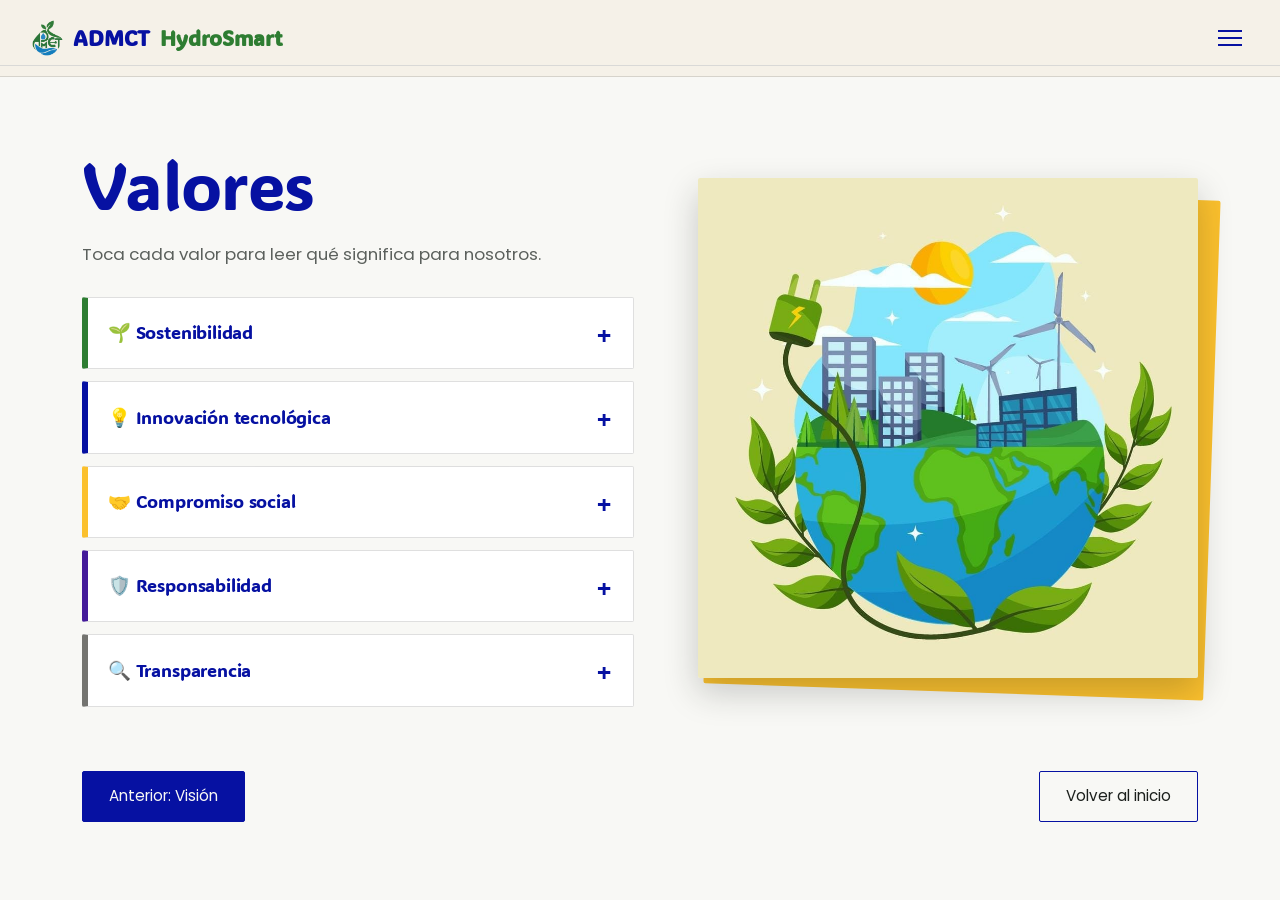
<file: paginas-secundarias/valores.html>
<!doctype html><html lang="es"><head><meta charset="utf-8"><meta name="viewport" content="width=device-width,initial-scale=1"><link rel="icon" type="image/png" sizes="180x180" href="../img/favicon.png"><link rel="icon" type="image/png" sizes="32x32" href="../img/favicon-32.png"><link rel="stylesheet" href="https://fonts.googleapis.com/css2?family=ADLaM+Display&family=Poppins:wght@400;500;600&display=swap"><link rel="stylesheet" href="../contenido.css"><link rel="stylesheet" href="mvv.css"><title>Valores | ADMCT HydroSmart Community</title></head><body>
<header><div class="barra-nav"><a href="../index.html#inicio" class="marca"><img src="../img/logo.png" alt="Logo ADMCT HydroSmart Community" class="logo-marca">ADMCT <span>HydroSmart</span></a><button class="btn-menu" id="btnMenu" aria-label="Abrir menú" aria-expanded="false"><span></span><span></span><span></span></button><nav id="navPrincipal"><ul><li><a href="../index.html#inicio">Inicio</a></li><li><a href="../index.html#quienes-somos">Quiénes somos</a></li><li><a href="mision.html">Misión</a></li><li><a href="vision.html">Visión</a></li><li><a href="valores.html" aria-current="page">Valores</a></li><li><a href="../index.html#producto">Producto</a></li><li><a href="../index.html#tecnologia">Tecnología</a></li><li><a href="../index.html#vitrina">Vitrina</a></li><li><a href="../index.html#portafolio">Portafolio</a></li>  <li><a href="revista.html">Revista</a></li>   <li><a href="canvas.html">Canvas</a></li><li><a href="../index.html#contacto">Contacto</a></li></ul></nav></div></header>
<main class="envolvente hero-mvv"><div><h1>Valores</h1>
<p class="lead">Toca cada valor para leer qué significa para nosotros.</p>
<div class="cards">
<article class="card"><h3><button aria-expanded="false" aria-controls="v1">🌱 Sostenibilidad</button></h3><div class="cuerpo" id="v1"><p>Promovemos el aprovechamiento responsable del agua, la energía solar y los espacios subutilizados mediante sistemas hidropónicos que favorezcan prácticas sostenibles en las unidades residenciales.</p></div></article>
<article class="card"><h3><button aria-expanded="false" aria-controls="v2">💡 Innovación tecnológica</button></h3><div class="cuerpo" id="v2"><p>Integramos energía solar, bomba de agua, regulador, batería y sistema de riego por goteo para ofrecer una solución práctica y adaptable a las necesidades de cada unidad residencial.</p></div></article>
<article class="card"><h3><button aria-expanded="false" aria-controls="v3">🤝 Compromiso social</button></h3><div class="cuerpo" id="v3"><p>Trabajamos con los residentes para promover el cuidado compartido de la torre, el aprendizaje sobre agricultura urbana y la participación en el aprovechamiento del espacio comunitario.</p></div></article>
<article class="card"><h3><button aria-expanded="false" aria-controls="v4">🛡️ Responsabilidad</button></h3><div class="cuerpo" id="v4"><p>Garantizamos la instalación, el uso seguro y el mantenimiento adecuado de los componentes de la torre hidropónica, actuando con responsabilidad frente a las necesidades de los residentes y al cuidado del espacio intervenido.</p></div></article>
<article class="card"><h3><button aria-expanded="false" aria-controls="v5">🔍 Transparencia</button></h3><div class="cuerpo" id="v5"><p>Mantenemos una comunicación clara sobre los costos, materiales, funcionamiento, mantenimiento y resultados del proyecto con los residentes y administradores de la unidad residencial.</p></div></article>
</div></div>
<figure class="foto"><img src="../img/mvv-valores.jpg" alt="Ilustración de un planeta verde con edificios, turbinas eólicas y hojas"></figure></main>
<div class="envolvente sig"><a class="boton boton-lleno" href="vision.html">Anterior: Visión</a><a class="boton boton-contorno" href="../index.html">Volver al inicio</a></div>
<script src="mvv.js"></script></body></html>
</file>
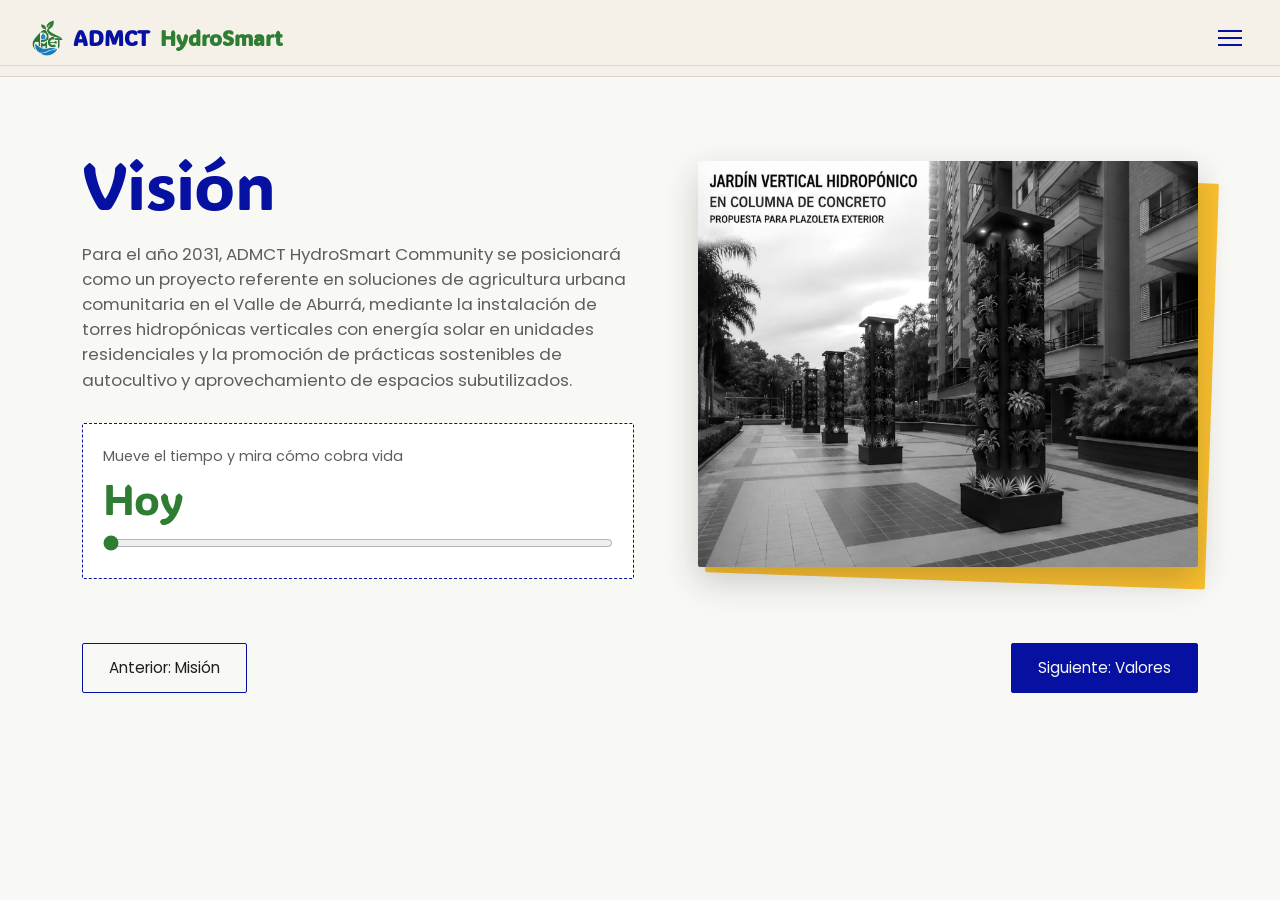
<file: paginas-secundarias/vision.html>
<!doctype html><html lang="es"><head><meta charset="utf-8"><meta name="viewport" content="width=device-width,initial-scale=1"><link rel="icon" type="image/png" sizes="180x180" href="../img/favicon.png"><link rel="icon" type="image/png" sizes="32x32" href="../img/favicon-32.png"><link rel="stylesheet" href="https://fonts.googleapis.com/css2?family=ADLaM+Display&family=Poppins:wght@400;500;600&display=swap"><link rel="stylesheet" href="../contenido.css"><link rel="stylesheet" href="mvv.css"><title>Visión | ADMCT HydroSmart Community</title></head><body>
<header><div class="barra-nav"><a href="../index.html#inicio" class="marca"><img src="../img/logo.png" alt="Logo ADMCT HydroSmart Community" class="logo-marca">ADMCT <span>HydroSmart</span></a><button class="btn-menu" id="btnMenu" aria-label="Abrir menú" aria-expanded="false"><span></span><span></span><span></span></button><nav id="navPrincipal"><ul><li><a href="../index.html#inicio">Inicio</a></li><li><a href="../index.html#quienes-somos">Quiénes somos</a></li><li><a href="mision.html">Misión</a></li><li><a href="vision.html" aria-current="page">Visión</a></li><li><a href="valores.html">Valores</a></li><li><a href="../index.html#producto">Producto</a></li><li><a href="../index.html#tecnologia">Tecnología</a></li><li><a href="../index.html#vitrina">Vitrina</a></li><li><a href="../index.html#portafolio">Portafolio</a></li><li><a href="revista.html">Revista</a></li><li><a href="canvas.html">Canvas</a></li><li><a href="../index.html#contacto">Contacto</a></li></ul></nav></div></header>
<main class="envolvente hero-mvv"><div><h1>Visión</h1>
<p class="lead">Para el año 2031, ADMCT HydroSmart Community se posicionará como un proyecto referente en soluciones de agricultura urbana comunitaria en el Valle de Aburrá, mediante la instalación de torres hidropónicas verticales con energía solar en unidades residenciales y la promoción de prácticas sostenibles de autocultivo y aprovechamiento de espacios subutilizados.</p>
<div class="tiempo"><label for="ano">Mueve el tiempo y mira cómo cobra vida</label><output for="ano">Hoy</output><input type="range" id="ano" min="2026" max="2031" step="1" value="2026"></div></div>
<figure class="foto vivo"><img src="../img/mvv-vision.jpg" alt="Columnas verdes con plantas en la plaza de una unidad residencial, proyectadas a 2031"></figure></main>
<div class="envolvente sig"><a class="boton boton-contorno" href="mision.html">Anterior: Misión</a><a class="boton boton-lleno" href="valores.html">Siguiente: Valores</a></div>
<script src="mvv.js"></script></body></html>
</file>
<file: contenido.css>
/* ============ TOKENS — Identidad ADMCT HydroSmart Community ============ */
  :root{
    /* Paleta según guía de imagen corporativa */
    --primario:#2E7D32;        /* Verde Botánico / Hoja */
    --primario-oscuro:#1F5C23; /* variante oscura para hover/contraste */
    --secundario:#0611A2;      /* Azul Océano */
    --secundario-oscuro:#050C78;
    --acento:#FBC02D;          /* Amarillo Girasol */
    --acento-oscuro:#C99500;
    --apoyo:#747470;           /* Gris Beige */
    --apoyo-oscuro:#441B9A;    /* Morado Intenso Azuloso */

    --texto:#1C201D;
    --texto-suave:#5B605C;
    --fondo:#EFEFEA;
    --fondo-suave:#F8F8F5;
    --linea:rgba(28,32,29,0.14);

    /* Tipografías según guía: primaria ADLaM Display / secundaria Abadi */
    --display: 'ADLaM Display', sans-serif;
    --sans: 'Poppins', sans-serif; /* sustituto web de Abadi (fuente no disponible como webfont) */
    --radio: 2px;
  }

  *{margin:0;padding:0;box-sizing:border-box;}
  html{scroll-behavior:smooth;}

  body{
    font-family:var(--sans);
    color:var(--texto);
    background:var(--fondo-suave);
    line-height:1.5;
    -webkit-font-smoothing:antialiased;
  }

  a{color:inherit;text-decoration:none;}
  img{max-width:100%;display:block;}
  ul{list-style:none;}

  :focus-visible{
    outline:2px solid var(--primario);
    outline-offset:3px;
  }

  .envolvente{
    max-width:1180px;
    margin:0 auto;
    padding:0 32px;
  }

  h1,h2,h3{
    font-family:var(--display);
    font-weight:500;
    letter-spacing:-0.01em;
    color:var(--secundario);
  }

  /* ============ NAV ============ */
  header{
    position:sticky;
    top:0;
    z-index:50;
    background:rgba(245,240,230,0.92);
    backdrop-filter:blur(6px);
    border-bottom:1px solid var(--linea);
  }

  .barra-nav{
    display:flex;
    align-items:center;
    justify-content:space-between;
    padding:20px 32px;
    max-width:1180px;
    margin:0 auto;
  }

  .marca{
    font-family:var(--display);
    font-size:1.3rem;
    font-weight:600;
    color:var(--secundario);
    display:flex;
    align-items:center;
    gap:10px;
  }

  .logo-marca{
    height:36px;
    width:auto;
    display:block;
  }

  .marca span{color:var(--primario);}

  .barra-nav{
  display:flex;
  align-items:center;
  justify-content:space-between;
  gap:24px;
  padding:20px 32px;
  max-width:1400px;
  margin:0 auto;
}

.marca{
  font-family:var(--display);
  font-size:1.3rem;
  font-weight:600;
  color:var(--secundario);
  display:flex;
  align-items:center;
  gap:10px;
  flex-shrink:0;
  white-space:nowrap;
}

nav ul{
  display:flex;
  gap:4px;
}

/* Resaltado tipo "iluminación": recuadro con gradiente,
   sólido abajo y transparente hacia arriba */
nav a{
  display:block;
  font-size:0.9rem;
  white-space:nowrap;
  color:var(--texto);
  padding:8px 12px;
  border-radius:var(--radio);
  background:linear-gradient(to top, var(--acento) 0%, transparent 100%);
  background-size:100% 0%;
  background-position:bottom;
  background-repeat:no-repeat;
  transition:background-size .25s ease, color .2s ease;
}

nav a:hover,
nav a:focus-visible{
  background-size:100% 100%;
  color:var(--texto);
}

  .btn-menu{
    display:none;
    flex-direction:column;
    gap:5px;
    background:none;
    border:none;
    cursor:pointer;
    padding:6px;
  }
  .btn-menu span{width:24px;height:2px;background:var(--secundario);}

  /* ============ HERO ============ */
  #inicio{
    padding:96px 0 88px;
    border-bottom:1px solid var(--linea);
  }

  .hero{
    display:grid;
    grid-template-columns:1.1fr 0.9fr;
    gap:64px;
    align-items:center;
  }

  .hero-texto p.eyebrow{
    font-size:0.85rem;
    color:var(--primario-oscuro);
    margin-bottom:18px;
  }

  .hero-texto h1{
    font-size:clamp(2.4rem,4.2vw,3.6rem);
    line-height:1.08;
    max-width:11ch;
    margin-bottom:26px;
  }

  .hero-texto p.parrafo{
    max-width:46ch;
    color:var(--texto-suave);
    font-size:1.05rem;
    margin-bottom:34px;
  }

  .grupo-botones{display:flex;gap:16px;flex-wrap:wrap;}

  .boton{
    display:inline-block;
    padding:13px 26px;
    font-size:0.95rem;
    border:1px solid var(--secundario);
    border-radius:var(--radio);
    transition:background .2s ease, color .2s ease;
  }

  .boton-lleno{
    background:var(--secundario);
    color:var(--fondo-suave);
  }
  .boton-lleno:hover{background:var(--primario-oscuro);border-color:var(--primario-oscuro);}

  .boton-contorno:hover{background:var(--secundario);color:var(--fondo-suave);}

  .hero-imagen{
    aspect-ratio:4/5;
    background:
      linear-gradient(160deg, var(--acento) 0%, var(--secundario) 100%);
    border-radius:var(--radio);
    position:relative;
    overflow:hidden;
  }

  .hero-imagen::before{
    content:"";
    position:absolute;inset:0;
    background:repeating-linear-gradient(100deg, rgba(0,0,0,0.06) 0 2px, transparent 2px 26px);
  }

  .hero-imagen .etiqueta{
    position:absolute;
    left:24px;bottom:24px;
    background:var(--fondo-suave);
    color:var(--secundario);
    padding:10px 16px;
    font-size:0.82rem;
    border-radius:var(--radio);
  }

  /* ============ SECCIONES GENERALES ============ */
  section{padding:88px 0;border-bottom:1px solid var(--linea);}
  section:last-of-type{border-bottom:none;}

  .cabecera-seccion{
    max-width:56ch;
    margin-bottom:52px;
  }

  .cabecera-seccion h2{
    font-size:clamp(1.9rem,3vw,2.5rem);
    margin-bottom:14px;
  }

  .cabecera-seccion p{
    color:var(--texto-suave);
    font-size:1.02rem;
  }

  /* ============ QUIENES SOMOS ============ */
  #quienes-somos .contenido{
    display:grid;
    grid-template-columns:0.9fr 1.1fr;
    gap:64px;
  }

  #quienes-somos .cifras{
    display:grid;
    grid-template-columns:1fr 1fr;
    gap:28px;
    margin-top:36px;
  }

  .cifra{border-top:1px solid var(--linea);padding-top:14px;}
  .cifra .numero{
    font-family:var(--display);
    font-size:2rem;
    color:var(--primario-oscuro);
    display:block;
  }
  .cifra .rotulo{font-size:0.88rem;color:var(--texto-suave);}

  #quienes-somos .texto-largo p{
    color:var(--texto-suave);
    margin-bottom:20px;
    max-width:58ch;
  }

  #quienes-somos .texto-largo p:first-child{
    color:var(--texto);
    font-size:1.12rem;
    font-family:var(--display);
    font-style:italic;
    font-weight:500;
  }

  /* ============ MISIÓN, VISIÓN Y VALORES ============ */
  .rejilla-mvv{
    display:grid;
    grid-template-columns:repeat(3,1fr);
    gap:32px;
  }

  .tarjeta-mvv{
    display:flex;
    flex-direction:column;
  }

  .tarjeta-mvv .imagen-mvv{
    aspect-ratio:4/3;
    border-radius:var(--radio);
    overflow:hidden;
    background:var(--apoyo);
    margin-bottom:22px;
  }

  .tarjeta-mvv .imagen-mvv img{
    width:100%;
    height:100%;
    object-fit:cover;
  }

  .tarjeta-mvv .marca-linea{
    width:34px;height:2px;
    background:var(--acento);
    margin-bottom:16px;
  }

  .tarjeta-mvv h3{font-size:1.2rem;margin-bottom:12px;}

  .tarjeta-mvv p{
    color:var(--texto-suave);
    font-size:0.95rem;
  }

  /* ============ PRODUCTO ============ */
  .rejilla-producto{
    display:grid;
    grid-template-columns:repeat(3,1fr);
    gap:2px;
    background:var(--linea);
    border:1px solid var(--linea);
  }

  .producto{
    background:var(--fondo-suave);
    padding:36px 30px;
  }

  .producto .marca-linea{
    width:34px;height:2px;
    background:var(--acento);
    margin-bottom:22px;
  }

  .producto h3{font-size:1.2rem;margin-bottom:10px;}
  .producto p{color:var(--texto-suave);font-size:0.95rem;margin-bottom:18px;}
  .producto .precio{
    font-family:var(--display);
    color:var(--secundario);
    font-size:1.1rem;
  }

  /* ============ TECNOLOGÍA — CARRUSEL ============ */
  .carrusel{
    position:relative;
  }

  .carrusel-pista{
    position:relative;
    aspect-ratio:16/9;
    border-radius:var(--radio);
    overflow:hidden;
    background:var(--apoyo);
  }

  .carrusel-item{
    position:absolute;
    inset:0;
    opacity:0;
    visibility:hidden;
    transition:opacity .7s ease;
  }

  .carrusel-item.activo{
    opacity:1;
    visibility:visible;
  }

  .carrusel-item img{
    width:100%;
    height:100%;
    object-fit:cover;
  }

  .carrusel-item figcaption{
    position:absolute;
    left:24px;
    bottom:24px;
    background:var(--fondo-suave);
    color:var(--secundario);
    padding:10px 16px;
    font-size:0.85rem;
    font-family:var(--display);
    border-radius:var(--radio);
  }

  .carrusel-flecha{
    position:absolute;
    top:50%;
    transform:translateY(-50%);
    width:44px;
    height:44px;
    border:none;
    border-radius:50%;
    background:rgba(248,248,245,0.85);
    color:var(--secundario);
    font-size:1.6rem;
    line-height:1;
    cursor:pointer;
    display:flex;
    align-items:center;
    justify-content:center;
    transition:background .2s ease;
    z-index:3;
  }

  .carrusel-flecha:hover{background:var(--fondo-suave);}
  .carrusel-anterior{left:16px;}
  .carrusel-siguiente{right:16px;}

  .carrusel-puntos{
    display:flex;
    justify-content:center;
    gap:10px;
    margin-top:22px;
  }

  .punto{
    width:10px;
    height:10px;
    border-radius:50%;
    border:1px solid var(--secundario);
    background:transparent;
    padding:0;
    cursor:pointer;
    transition:background .2s ease;
  }

  .punto.activo{background:var(--secundario);}

  /* ============ VITRINA ============ */
 .rejilla-vitrina{
  display:block;
  column-count:3;
  column-gap:14px;
}
.pieza-vitrina{
  position:relative;          /* esta línea faltaba */
  display:block;
  overflow:hidden;            /* y esta también */
  break-inside:avoid;
  margin-bottom:14px;
  border-radius:var(--radio);
  background:var(--apoyo);
}
.pieza-vitrina img{
  display:block;
  width:100%;
  height:auto;
}
.pieza-vitrina::after{
  content:"";
  position:absolute;
  inset:0;
  background:linear-gradient(0deg,rgba(0,0,0,.65),rgba(0,0,0,0) 45%);
  z-index:1;
  pointer-events:none;
}
.pieza-vitrina span{
  position:absolute;
  left:18px;
  right:18px;
  bottom:16px;
  z-index:2;
  color:var(--fondo-suave);
  font-size:.9rem;
  line-height:1.35;
}



  /* ============ PORTAFOLIO ============ */
  .lista-portafolio{border-top:1px solid var(--linea);}

  .proyecto{
    display:grid;
    grid-template-columns:120px 1fr auto;
    gap:28px;
    align-items:baseline;
    padding:26px 0;
    border-bottom:1px solid var(--linea);
    transition:padding-left .25s ease;
  }

  .proyecto:hover{padding-left:10px;}

  .proyecto .anio{color:var(--texto-suave);font-size:0.9rem;}
  .proyecto h3{font-size:1.25rem;font-weight:500;}
  .proyecto .categoria{
    font-size:0.85rem;
    color:var(--primario-oscuro);
    white-space:nowrap;
  }

  /* ============ CONTACTO ============ */
  #contacto{
    background:var(--secundario);
    color:var(--fondo-suave);
    border-bottom:none;
  }

  #contacto .cabecera-seccion h2{color:var(--fondo-suave);}
  #contacto .cabecera-seccion p{color:rgba(255,255,255,0.72);}

  .disposicion-contacto{
    display:grid;
    grid-template-columns:1fr 1fr;
    gap:64px;
  }

  .campo{margin-bottom:22px;}

  .campo label{
    display:block;
    font-size:0.85rem;
    color:rgba(255,255,255,0.72);
    margin-bottom:8px;
  }

  .campo input,
  .campo textarea{
    width:100%;
    background:transparent;
    border:none;
    border-bottom:1px solid rgba(255,255,255,0.3);
    color:var(--fondo-suave);
    font-family:var(--sans);
    font-size:1rem;
    padding:8px 0;
  }

  .campo input:focus,
  .campo textarea:focus{
    outline:none;
    border-color:var(--acento);
  }

  .campo textarea{resize:vertical;min-height:90px;}

  .datos-contacto dt{
    font-size:0.85rem;
    color:rgba(255,255,255,0.72);
    margin-top:22px;
  }
  .datos-contacto dt:first-child{margin-top:0;}
  .datos-contacto dd{
    font-family:var(--display);
    font-size:1.15rem;
    margin-top:4px;
  }

  footer{
    background:var(--secundario);
    color:rgba(255,255,255,0.72);
    font-size:0.85rem;
    padding:24px 0 40px;
    display:flex;
    justify-content:space-between;
  }

  /* ============ RESPONSIVE ============ */
  @media (max-width:1500px){
  nav{
    position:fixed;
    top:65px;left:0;right:0;
    background:var(--fondo-suave);
    border-bottom:1px solid var(--linea);
    max-height:0;
    overflow:hidden;
    transition:max-height .3s ease;
  }
  nav.abierto{max-height:640px;}
  nav ul{flex-direction:column;gap:0;padding:8px 32px 20px;}
  nav ul li{border-top:1px solid var(--linea);}
  nav ul li a{display:block;padding:14px 0;}
  .btn-menu{display:flex;}
}
  @media (max-width:880px){
    nav{
      position:fixed;
      top:65px;left:0;right:0;
      background:var(--fondo-suave);
      border-bottom:1px solid var(--linea);
      max-height:0;
      overflow:hidden;
      transition:max-height .3s ease;
    }
    nav.abierto{max-height:640px;}
    nav ul{flex-direction:column;gap:0;padding:8px 32px 20px;}
    nav ul li{border-top:1px solid var(--linea);}
    nav ul li a{display:block;padding:14px 0;}
    .btn-menu{display:flex;}

    .hero{grid-template-columns:1fr;}
    .hero-imagen{order:-1;aspect-ratio:16/10;}

    #quienes-somos .contenido{grid-template-columns:1fr;}
    .rejilla-mvv{grid-template-columns:1fr;gap:44px;}
    .rejilla-producto{grid-template-columns:1fr;}

    .carrusel-pista{aspect-ratio:4/3;}
    .carrusel-flecha{width:36px;height:36px;font-size:1.3rem;}

    .rejilla-vitrina{column-count:2;column-gap:10px;}
    .pieza-vitrina{margin-bottom:10px;}
    .pieza-vitrina span{font-size:.78rem;left:10px;right:10px;bottom:10px;}

    .proyecto{grid-template-columns:1fr;gap:6px;}
    .disposicion-contacto{grid-template-columns:1fr;gap:44px;}
    footer{flex-direction:column;gap:8px;}
  }

  @media (prefers-reduced-motion: reduce){
    html{scroll-behavior:auto;}
    *{transition:none !important;}
  }
  
  #contacto .boton-wa{
  display:inline-block;
  margin-top:28px;
  background:#25D366;
  border-color:#25D366;
  color:#073B1D;
}
#contacto .boton-wa:hover{background:#1EBE5A;border-color:#1EBE5A;}

.hero-video{
  width: 100%;
  aspect-ratio:16/9;
  justify-self:center;
  border-radius:var(--radio);
  overflow:hidden;
  background:var(--apoyo);
  box-shadow:0 14px 34px rgba(28,32,29,.22);
}
.hero-video iframe{
  width:100%;
  height:100%;
  border:0;
  display:block;
}
@media (max-width:880px){
  .hero-video{order:-1;width:100%;}
}

   .barra-cotizacion{display:flex;justify-content:center;padding:28px 32px;background:var(--fondo);border-bottom:1px solid var(--linea);}
   .boton-cotizacion{font-weight:600;letter-spacing:.08em;padding:15px 44px;background:var(--primario);border-color:var(--primario);}
   .boton-cotizacion:hover{background:var(--primario-oscuro);border-color:var(--primario-oscuro);}

/* =====================================================================
   NUEVO 1 — AFICHE DE OFERTA ANIMADO  (#oferta)
   ===================================================================== */
#oferta{background:var(--fondo);padding:88px 0;}

.afiche{
  position:relative;
  isolation:isolate;
  overflow:hidden;
  display:grid;
  grid-template-columns:1.05fr .95fr;
  gap:24px;
  align-items:center;
  min-height:560px;
  padding:56px 56px 120px;
  border-radius:var(--radio);
  color:#fff;
  background:linear-gradient(135deg,#0b3d1a 0%,var(--primario-oscuro) 38%,var(--primario) 68%,#0a6a8f 100%);
  background-size:200% 200%;
  animation:aficheFondo 14s ease-in-out infinite alternate;
  box-shadow:0 24px 60px rgba(6,17,162,.18);
}
@keyframes aficheFondo{0%{background-position:0% 50%}100%{background-position:100% 50%}}

/* gotas flotantes */
.gota{
  position:absolute;z-index:0;
  width:var(--t,46px);height:var(--t,46px);
  background:radial-gradient(circle at 30% 30%,#8fd0ff,#1f7be0 60%,#0a4fb3);
  border-radius:50% 50% 50% 0;
  transform:rotate(-45deg);
  opacity:.85;
  animation:gotaFlota var(--d,7s) ease-in-out var(--r,0s) infinite;
}
@keyframes gotaFlota{
  0%,100%{translate:0 0}
  50%{translate:0 -26px}
}
.gota:nth-of-type(1){--t:54px;--d:7s;left:44%;top:66%}
.gota:nth-of-type(2){--t:30px;--d:5s;--r:-2s;left:46%;top:8%}
.gota:nth-of-type(3){--t:40px;--d:8s;--r:-4s;right:6%;top:46%}
.gota:nth-of-type(4){--t:22px;--d:6s;--r:-1s;left:30%;top:56%}

/* hojas que giran lento */
.hoja{
  position:absolute;z-index:0;
  width:150px;height:150px;
  background:rgba(255,255,255,.08);
  border-radius:0 100% 0 100%;
  animation:hojaGira 22s linear infinite;
}
.hoja.h1{left:-40px;bottom:90px}
.hoja.h2{right:30%;top:-50px;width:110px;height:110px;animation-direction:reverse;animation-duration:30s}
@keyframes hojaGira{to{transform:rotate(360deg)}}

/* olas inferiores */
.olas{position:absolute;left:0;right:0;bottom:0;height:96px;z-index:1;pointer-events:none;overflow:hidden}
.olas svg{position:absolute;bottom:0;left:0;width:200%;height:100%}
.olas .ola-1{fill:rgba(255,255,255,.28);animation:olaMueve 9s linear infinite}
.olas .ola-2{fill:rgba(255,255,255,.55);animation:olaMueve 14s linear infinite reverse}
.olas .ola-3{fill:var(--fondo);animation:olaMueve 20s linear infinite}
@keyframes olaMueve{to{transform:translateX(-50%)}}

.afiche-texto{position:relative;z-index:2}
.afiche-etiqueta{
  display:inline-block;
  font-size:.78rem;letter-spacing:.18em;text-transform:uppercase;
  background:var(--acento);color:var(--texto);
  padding:7px 14px;border-radius:var(--radio);
  margin-bottom:22px;
  animation:pulso 2.4s ease-in-out infinite;
}
@keyframes pulso{0%,100%{transform:scale(1)}50%{transform:scale(1.06)}}

.afiche h2{
  color:#fff;
  font-size:clamp(2rem,4.2vw,3.4rem);
  line-height:1.05;
  margin-bottom:14px;
}
.afiche h2 em{font-style:normal;color:var(--acento)}
.afiche-sub{max-width:40ch;color:rgba(255,255,255,.86);margin-bottom:26px}

.afiche-precios{display:flex;align-items:flex-end;gap:22px;flex-wrap:wrap;margin-bottom:24px}
.precio-antes{display:block;font-size:.8rem;color:rgba(255,255,255,.7)}
.precio-antes b{
  position:relative;font-family:var(--display);font-weight:500;font-size:1.3rem;color:rgba(255,255,255,.8);
}
.precio-antes b::after{
  content:"";position:absolute;left:-4px;right:-4px;top:52%;height:3px;background:var(--acento);
  transform:scaleX(0);transform-origin:left;transition:transform .8s ease .6s;
}
.afiche.visible .precio-antes b::after{transform:scaleX(1)}
.precio-ahora{font-size:.8rem;color:var(--acento);letter-spacing:.14em;text-transform:uppercase}
.precio-ahora span{display:block}
.precio-ahora b{
  display:block;letter-spacing:normal;text-transform:none;
  font-family:var(--display);font-weight:500;
  font-size:clamp(2.6rem,6vw,4.4rem);line-height:1;color:#fff;
  text-shadow:0 4px 0 rgba(0,0,0,.18);
}

/* hueco mientras no hay precio */
.afiche.sin-precio .precio-ahora b{
  display:inline-block;min-width:6ch;
  color:transparent;border-radius:var(--radio);
  background:linear-gradient(90deg,rgba(255,255,255,.18) 25%,rgba(255,255,255,.5) 50%,rgba(255,255,255,.18) 75%);
  background-size:200% 100%;
  animation:brillo 1.8s linear infinite;
  text-shadow:none;
}
.afiche.sin-precio .precio-antes b{color:transparent;background:rgba(255,255,255,.2);border-radius:var(--radio);display:inline-block;min-width:5ch}
.afiche.sin-precio .precio-antes b::after{display:none}
@keyframes brillo{to{background-position:-200% 0}}

.afiche-aviso{font-size:.82rem;color:rgba(255,255,255,.8);margin-bottom:22px;min-height:1.2em}

.cuenta{display:none;gap:10px;margin-bottom:26px}
.afiche.con-cuenta .cuenta{display:flex}
.cuenta div{min-width:64px;text-align:center;background:rgba(255,255,255,.14);backdrop-filter:blur(4px);border-radius:var(--radio);padding:10px 8px}
.cuenta strong{display:block;font-family:var(--display);font-weight:500;font-size:1.6rem}
.cuenta span{font-size:.68rem;letter-spacing:.1em;text-transform:uppercase;opacity:.8}

.afiche .grupo-botones .boton{border-color:#fff}
.afiche .boton-lleno{background:var(--acento);color:var(--texto);border-color:var(--acento);font-weight:600}
.afiche .boton-lleno:hover{background:#fff;border-color:#fff}
.afiche .boton-contorno{color:#fff}
.afiche .boton-contorno:hover{background:#fff;color:var(--primario-oscuro)}

.afiche-visual{position:relative;z-index:2;display:grid;place-items:center;min-height:380px}
.afiche-foto{
  width:auto;
  height:auto;
  max-width:min(100%,420px);
max-height:560px;
  border-radius:22px;
  border:6px solid rgba(255,255,255,.9);
  box-shadow:0 22px 50px rgba(0,0,0,.35);
  animation:fotoFlota 6s ease-in-out infinite;
}
@keyframes fotoFlota{0%,100%{transform:translateY(0) rotate(-1.5deg)}50%{transform:translateY(-14px) rotate(1.5deg)}}


/* sello de descuento */
.sello{
  position:absolute;z-index:3;right:-34px;top:-36px;
  width:150px;height:150px;display:grid;place-items:center;text-align:center;
  font-family:var(--display);color:var(--texto);
}
.sello::before{
  content:"";position:absolute;inset:0;
  background:var(--acento);
  clip-path:polygon(50% 0%,60% 12%,75% 6%,79% 21%,94% 25%,88% 40%,100% 50%,88% 60%,94% 75%,79% 79%,75% 94%,60% 88%,50% 100%,40% 88%,25% 94%,21% 79%,6% 75%,12% 60%,0% 50%,12% 40%,6% 25%,21% 21%,25% 6%,40% 12%);
  animation:selloGira 16s linear infinite;
  filter:drop-shadow(0 6px 10px rgba(0,0,0,.25));
}
@keyframes selloGira{to{transform:rotate(360deg)}}
.sello span{position:relative;animation:pulso 2s ease-in-out infinite}
.sello b{display:block;font-size:1.45rem;font-weight:500;line-height:1;white-space:nowrap;letter-spacing:-.01em}
.sello small{font-family:var(--sans);font-size:.62rem;letter-spacing:.12em;text-transform:uppercase}

/* entrada al hacer scroll */
.afiche .afiche-texto>*,.afiche .afiche-visual{opacity:0;transform:translateY(24px);transition:opacity .7s ease,transform .7s ease}
.afiche.visible .afiche-texto>*,.afiche.visible .afiche-visual{opacity:1;transform:none}
.afiche.visible .afiche-texto>*:nth-child(2){transition-delay:.1s}
.afiche.visible .afiche-texto>*:nth-child(3){transition-delay:.2s}
.afiche.visible .afiche-texto>*:nth-child(4){transition-delay:.3s}
.afiche.visible .afiche-texto>*:nth-child(5){transition-delay:.4s}
.afiche.visible .afiche-texto>*:nth-child(6){transition-delay:.5s}
.afiche.visible .afiche-texto>*:nth-child(7){transition-delay:.6s}
.afiche.visible .afiche-visual{transition-delay:.25s}

/* =====================================================================
   NUEVO 2 — REVISTA: tarjeta en la página principal (#revista)
   ===================================================================== */
#revista{background:var(--fondo-suave)}
.revista-teaser{display:grid;grid-template-columns:1fr 1fr;gap:64px;align-items:center}
.revista-teaser .pila{position:relative;aspect-ratio:16/9;perspective:1200px}
.revista-teaser .pila a{position:absolute;inset:0;display:block}
.revista-teaser .pila img{
  position:absolute;inset:0;width:100%;height:100%;object-fit:cover;
  border-radius:var(--radio);box-shadow:0 18px 40px rgba(28,32,29,.28);
  transition:transform .6s cubic-bezier(.2,.8,.2,1);
}
.revista-teaser .pila img:nth-child(1){transform:translate(26px,22px) rotate(4deg);filter:brightness(.92)}
.revista-teaser .pila img:nth-child(2){transform:translate(13px,11px) rotate(2deg);filter:brightness(.96)}
.revista-teaser .pila img:nth-child(3){transform:none}
.revista-teaser .pila:hover img:nth-child(1){transform:translate(70px,26px) rotate(9deg)}
.revista-teaser .pila:hover img:nth-child(2){transform:translate(36px,14px) rotate(4.5deg)}
.revista-teaser .pila:hover img:nth-child(3){transform:rotateY(-6deg) scale(1.02)}
.revista-teaser h2{font-size:clamp(1.9rem,3vw,2.5rem);margin-bottom:14px}
.revista-teaser p{color:var(--texto-suave);max-width:46ch;margin-bottom:28px}

/* =====================================================================
   NUEVO 3 — REVISTA: visor animado (paginas-secundarias/revista.html)
   ===================================================================== */
.revista-pagina{padding:56px 0 88px;border-bottom:none}
.visor{max-width:1100px;margin:0 auto}
.visor-escenario{
  position:relative;aspect-ratio:16/9;perspective:1800px;overflow:hidden;
  border-radius:var(--radio);
  background:radial-gradient(circle at 50% 30%,#12351a,#06140a);
  box-shadow:0 24px 60px rgba(28,32,29,.35);
  touch-action:pan-y;
}
.rev-pagina{
  position:absolute;inset:0;margin:0;
  opacity:0;visibility:hidden;
  transform:translateX(18%) rotateY(-32deg) scale(.9);
  transform-origin:left center;
  transition:transform .9s cubic-bezier(.2,.8,.2,1),opacity .6s ease,visibility 0s linear .9s;
}
.rev-pagina.previa{transform:translateX(-18%) rotateY(32deg) scale(.9);transform-origin:right center}
.rev-pagina.activa{opacity:1;visibility:visible;transform:none;transition-delay:0s;z-index:2}
.rev-pagina img{width:100%;height:100%;object-fit:contain;display:block}
.rev-pagina.activa img{animation:zoomSuave 12s ease-out forwards}
@keyframes zoomSuave{from{transform:scale(1)}to{transform:scale(1.045)}}

.visor-flecha{
  position:absolute;top:50%;transform:translateY(-50%);z-index:5;
  width:48px;height:48px;border:none;border-radius:50%;
  background:rgba(248,248,245,.88);color:var(--secundario);
  font-size:1.7rem;line-height:1;cursor:pointer;display:grid;place-items:center;
  transition:background .2s ease,transform .2s ease;
}
.visor-flecha:hover{background:#fff;transform:translateY(-50%) scale(1.1)}
.visor-ant{left:14px}.visor-sig{right:14px}

.visor-progreso{position:absolute;left:0;right:0;bottom:0;height:4px;background:rgba(255,255,255,.18);z-index:5}
.visor-progreso i{display:block;height:100%;width:0;background:var(--acento)}
.visor.reproduciendo .visor-progreso i{animation:progreso var(--intervalo,6s) linear forwards}
@keyframes progreso{from{width:0}to{width:100%}}

.visor-barra{display:flex;align-items:center;justify-content:space-between;gap:16px;flex-wrap:wrap;margin:18px 0 14px}
.visor-contador{font-family:var(--display);color:var(--secundario);font-size:1.05rem}
.visor-titulo{color:var(--texto-suave);font-size:.9rem;margin-left:10px}
.visor-acciones{display:flex;gap:10px;flex-wrap:wrap}
.visor-acciones .boton{padding:9px 16px;font-size:.85rem;cursor:pointer;background:transparent;color:var(--secundario);font-family:var(--sans)}
.visor-acciones .boton:hover{background:var(--secundario);color:var(--fondo-suave)}
.visor-acciones a.boton-lleno{background:var(--primario);border-color:var(--primario);color:#fff}
.visor-acciones a.boton-lleno:hover{background:var(--primario-oscuro)}

.visor-minis{display:grid;grid-template-columns:repeat(8,1fr);gap:8px}
.visor-minis button{
  padding:0;border:2px solid transparent;border-radius:var(--radio);overflow:hidden;cursor:pointer;
  opacity:.55;background:var(--apoyo);transition:opacity .25s ease,transform .25s ease,border-color .25s ease;
}
.visor-minis button:hover{opacity:.9;transform:translateY(-3px)}
.visor-minis button.activa{opacity:1;border-color:var(--acento);transform:translateY(-3px)}
.visor-minis img{width:100%;aspect-ratio:16/9;object-fit:cover}

.visor:fullscreen{max-width:none;background:#06140a;display:flex;flex-direction:column;justify-content:center;padding:16px}
.visor:fullscreen .visor-escenario{max-height:calc(100vh - 150px);box-shadow:none}
.visor:fullscreen .visor-contador,.visor:fullscreen .visor-titulo{color:#fff}

.revista-intro{max-width:60ch;margin:0 auto 36px;text-align:center}
.revista-intro h1{font-size:clamp(2rem,4vw,3rem);margin-bottom:12px}
.revista-intro p{color:var(--texto-suave)}
.volver{display:inline-block;margin-bottom:18px;font-size:.9rem;color:var(--secundario)}
.volver:hover{text-decoration:underline}

@media (max-width:880px){
  #oferta{padding:56px 0}
  .afiche{grid-template-columns:1fr;padding:40px 24px 116px;min-height:0}
  .afiche-visual{order:-1;min-height:300px}
  .afiche-foto{max-width:min(100%,300px);max-height:440px}
  .sello{width:104px;height:104px;right:4px}
  .sello b{font-size:1.5rem}
  .revista-teaser{grid-template-columns:1fr;gap:44px}
  .visor-minis{grid-template-columns:repeat(4,1fr)}
  .visor-flecha{width:38px;height:38px;font-size:1.3rem}
  .rev-pagina{transition-duration:.6s}
}

@media (prefers-reduced-motion: reduce){
  .afiche,.gota,.hoja,.olas svg,.afiche-etiqueta,.afiche-foto,.sello::before,.sello span,.rev-pagina.activa img,.afiche.sin-precio .precio-ahora b{animation:none !important}
  .afiche .afiche-texto>*,.afiche .afiche-visual{opacity:1;transform:none}
  .visor.reproduciendo .visor-progreso i{animation:none;width:0}
}



#bienvenida::before{
  content:"";position:absolute;inset:-40px;
  background:linear-gradient(rgba(28,32,29,.55),rgba(28,32,29,.75)),url('img/equipo.jpg') center/cover no-repeat;
  transform:translate(calc(var(--mx,0)*-18px),calc(var(--my,0)*-18px));
  transition:transform .25s ease-out;
}
#bienvenida.oculta{opacity:0;visibility:hidden;transform:scale(1.25);filter:blur(8px)}
.bv-contenido{position:relative;z-index:2}
.bv-logos{
  display:flex;align-items:center;gap:24px;
  background:rgba(255,255,255,.92);padding:20px 32px;border-radius:var(--radio);
  box-shadow:0 14px 34px rgba(0,0,0,.35);
  transform:perspective(800px) rotateY(calc(var(--mx,0)*6deg)) rotateX(calc(var(--my,0)*-6deg));
  transition:transform .2s ease-out;
}


.hero-video-pendiente{
  width:100%;height:100%;display:flex;align-items:center;justify-content:center;
  color:#fff;font-family:var(--display);font-size:1.1rem;letter-spacing:.04em;
}

.aviso{position:fixed;inset:0;z-index:9998;display:grid;place-items:center;padding:24px;
  background:rgba(28,32,29,.55);backdrop-filter:blur(4px);
  opacity:0;visibility:hidden;transition:opacity .3s,visibility .3s}
.aviso.abierto{opacity:1;visibility:visible}
.aviso-caja{background:#fff;border-radius:var(--radio);padding:40px 32px 32px;max-width:420px;width:100%;
  text-align:center;box-shadow:0 24px 60px rgba(0,0,0,.35);
  transform:translateY(30px) scale(.9);transition:transform .45s cubic-bezier(.2,1.3,.4,1)}
.aviso.abierto .aviso-caja{transform:none}
.aviso-icono{width:84px;height:84px;margin:0 auto 20px;border-radius:50%;display:grid;place-items:center;position:relative}
.aviso-icono::after{content:"";position:absolute;inset:0;border-radius:50%;border:3px solid currentColor;
  opacity:0;animation:avisoOnda 1.4s ease-out .3s infinite}
.aviso-icono svg{width:46px;height:46px;fill:none;stroke:#fff;stroke-width:4;stroke-linecap:round;stroke-linejoin:round}
.aviso-icono path{stroke-dasharray:60;stroke-dashoffset:60}
.aviso.abierto .aviso-icono path{animation:avisoTrazo .6s ease .25s forwards}
.aviso-ok .aviso-icono{background:var(--primario);color:var(--primario)}
.aviso-error .aviso-icono{background:var(--acento-oscuro);color:var(--acento-oscuro)}
.aviso h3{font-family:var(--display);font-weight:500;font-size:1.5rem;color:var(--texto);margin-bottom:8px}
.aviso p{color:var(--texto-suave);margin-bottom:24px}
@keyframes avisoTrazo{to{stroke-dashoffset:0}}
@keyframes avisoOnda{0%{transform:scale(1);opacity:.6}100%{transform:scale(1.6);opacity:0}}

.bv-logos img{height:64px;width:auto;max-width:42vw;display:block}
.bv-sep{font-size:3rem;font-weight:300;color:var(--apoyo);line-height:1}

#bienvenida{
  position:fixed;inset:0;z-index:9999;overflow:hidden;
  display:flex;align-items:center;justify-content:center;background:#1C201D;
  transition:opacity .9s ease,transform .9s ease,filter .9s ease,visibility .9s;
}
#bienvenida::before{
  content:"";position:absolute;inset:-40px;
  background:linear-gradient(rgba(28,32,29,.55),rgba(28,32,29,.75)),url('img/equipo.jpg') center/cover no-repeat;
  transform:translate(calc(var(--mx,0)*-18px),calc(var(--my,0)*-18px));
  transition:transform .25s ease-out;
}
#bienvenida.oculta{opacity:0;visibility:hidden;transform:scale(1.25);filter:blur(8px)}
body.bienvenida-activa{overflow:hidden}

.bv-contenido{
  position:relative;z-index:2;
  display:flex;flex-direction:column;align-items:center;gap:28px;
  padding:24px;text-align:center;
}
.bv-logos{
  display:flex;align-items:center;justify-content:center;gap:28px;
  background:rgba(255,255,255,.94);padding:28px 40px;border-radius:var(--radio);
  box-shadow:0 14px 34px rgba(0,0,0,.35);
  transform:perspective(800px) rotateY(calc(var(--mx,0)*6deg)) rotateX(calc(var(--my,0)*-6deg));
  transition:transform .2s ease-out;
}
.bv-logos img{display:block;width:auto;max-width:40vw}
.bv-logos img:first-child{height:96px}
.bv-logos img:last-child{height:58px}
.bv-sep{font-size:0;width:2px;height:72px;background:var(--apoyo);opacity:.55;border-radius:2px}

.bv-lema{
  order:3;color:#fff;font-family:var(--display);font-size:1.15rem;letter-spacing:.04em;
  text-shadow:0 2px 12px rgba(0,0,0,.5);margin:0;animation:bvEntra 1s ease .3s both;
}
#btnComenzar{order:2;min-width:260px;padding:16px 36px;font-size:1rem;animation:bvPulso 2s ease-in-out infinite}

.bv-gotas{position:absolute;inset:0;pointer-events:none;z-index:1}
.bv-gota{position:absolute;top:-30px;width:var(--s);height:calc(var(--s)*1.35);
  background:rgba(120,190,255,.75);border-radius:50% 50% 50% 50% / 62% 62% 38% 38%;
  animation:bvCae linear infinite}
@keyframes bvCae{to{transform:translateY(110vh)}}
@keyframes bvEntra{from{opacity:0;transform:translateY(14px)}to{opacity:1;transform:none}}
@keyframes bvPulso{0%,100%{box-shadow:0 0 0 0 rgba(251,192,45,.6)}50%{box-shadow:0 0 0 14px rgba(251,192,45,0)}}

@media (max-width:600px){
  .bv-logos{gap:16px;padding:18px 20px}
  .bv-logos img:first-child{height:64px}
  .bv-logos img:last-child{height:38px}
  .bv-sep{height:48px}
  .bv-lema{font-size:1rem}
  #btnComenzar{min-width:0;width:100%}
}
@media (prefers-reduced-motion:reduce){.bv-gotas{display:none}#btnComenzar,.bv-lema{animation:none}}
</file>
<file: paginas-secundarias/mvv.css>
/* Se carga DESPUÉS de contenido.css: usa sus variables (colores, tipografías, radio) */
.hero-mvv{display:grid;grid-template-columns:1.05fr .95fr;gap:64px;align-items:center;padding-top:72px;padding-bottom:40px}
.hero-mvv h1{font-size:clamp(2.6rem,6vw,4.2rem);line-height:1.05;margin-bottom:22px}
.lead{color:var(--texto-suave);font-size:1.05rem;max-width:54ch}
nav a[aria-current]{background-size:100% 100%}
.foto{position:relative;margin:0;transition:transform .15s}
.foto::before{content:"";position:absolute;inset:0;background:var(--acento);border-radius:var(--radio);transform:translate(14px,14px) rotate(2deg)}
.foto img{position:relative;width:100%;height:auto;border-radius:var(--radio);box-shadow:0 14px 34px rgba(28,32,29,.22)}
.cards{display:grid;gap:12px;margin-top:30px}
.card{background:#fff;border:1px solid var(--linea);border-left:6px solid var(--primario);border-radius:var(--radio)}
.card:nth-child(2){border-left-color:var(--secundario)}
.card:nth-child(3){border-left-color:var(--acento)}
.card:nth-child(4){border-left-color:var(--apoyo-oscuro)}
.card:nth-child(5){border-left-color:var(--apoyo)}
.card h3{font-size:1.15rem}
.card button{all:unset;box-sizing:border-box;cursor:pointer;display:flex;gap:12px;align-items:center;width:100%;padding:16px 20px;font:inherit;font-family:var(--display);font-size:1.15rem;color:var(--secundario)}
.card button:hover{background:var(--fondo-suave)}
.card button:focus-visible{outline:2px solid var(--primario);outline-offset:-2px}
.card button::after{content:"+";margin-left:auto;font-size:1.6rem;transition:transform .25s}
.card[data-abierto] button::after{transform:rotate(45deg)}
.cuerpo{display:grid;grid-template-rows:0fr;transition:grid-template-rows .3s}
.card[data-abierto] .cuerpo{grid-template-rows:1fr}
.cuerpo p{overflow:hidden;margin:0;padding:0 20px;color:var(--texto-suave);font-size:.95rem}
.card[data-abierto] .cuerpo p{padding-bottom:18px}
.tiempo{margin-top:30px;padding:20px;border:1px dashed var(--secundario);border-radius:var(--radio);background:#fff}
.tiempo label{font-size:.9rem;color:var(--texto-suave)}
.tiempo output{display:block;font:2.6rem var(--display);color:var(--primario);margin:4px 0 8px}
.tiempo input{width:100%;accent-color:var(--primario)}
.foto.vivo img{filter:grayscale(calc(1 - var(--p,0))) saturate(calc(.6 + var(--p,0) * .6))}
.sig{display:flex;justify-content:space-between;gap:12px;flex-wrap:wrap;padding-top:24px;padding-bottom:72px}
@media(max-width:880px){.hero-mvv{grid-template-columns:1fr;gap:40px;padding-top:40px}.foto{order:-1;margin-right:14px}}
</file>
